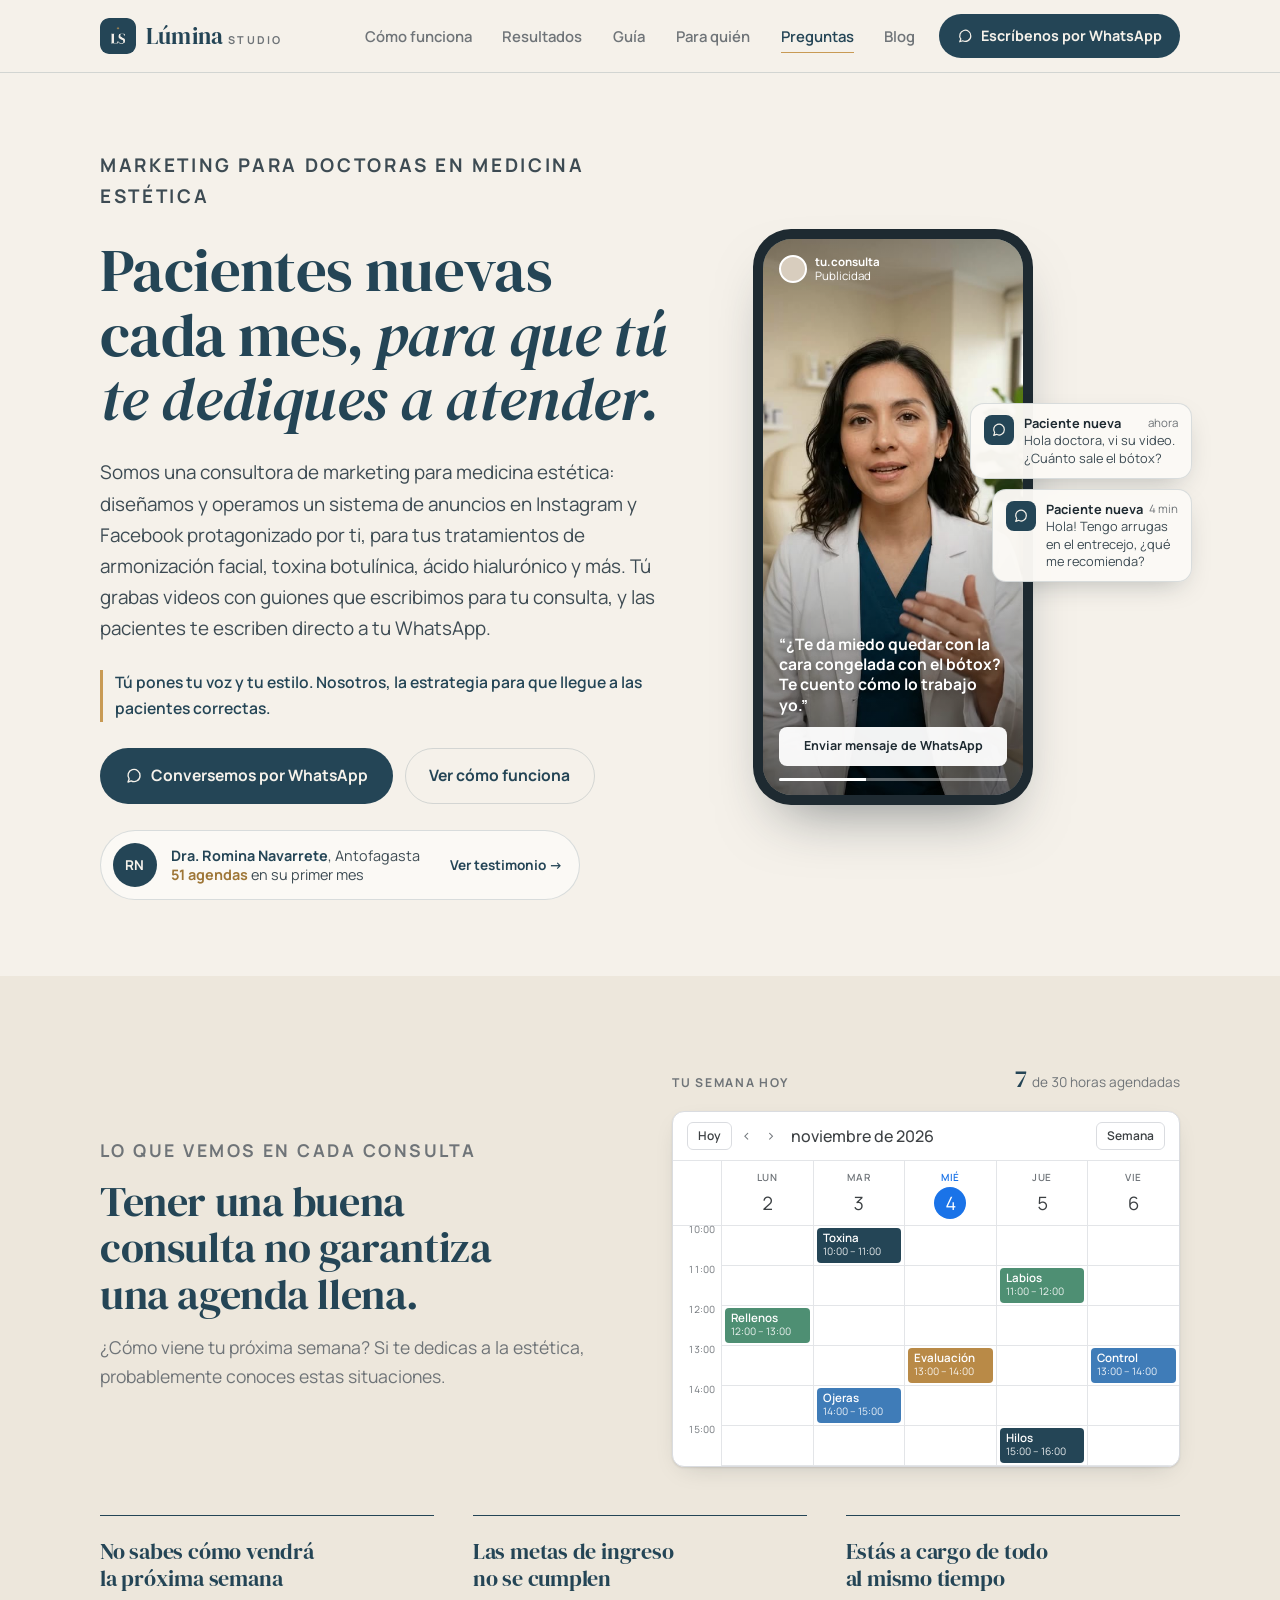
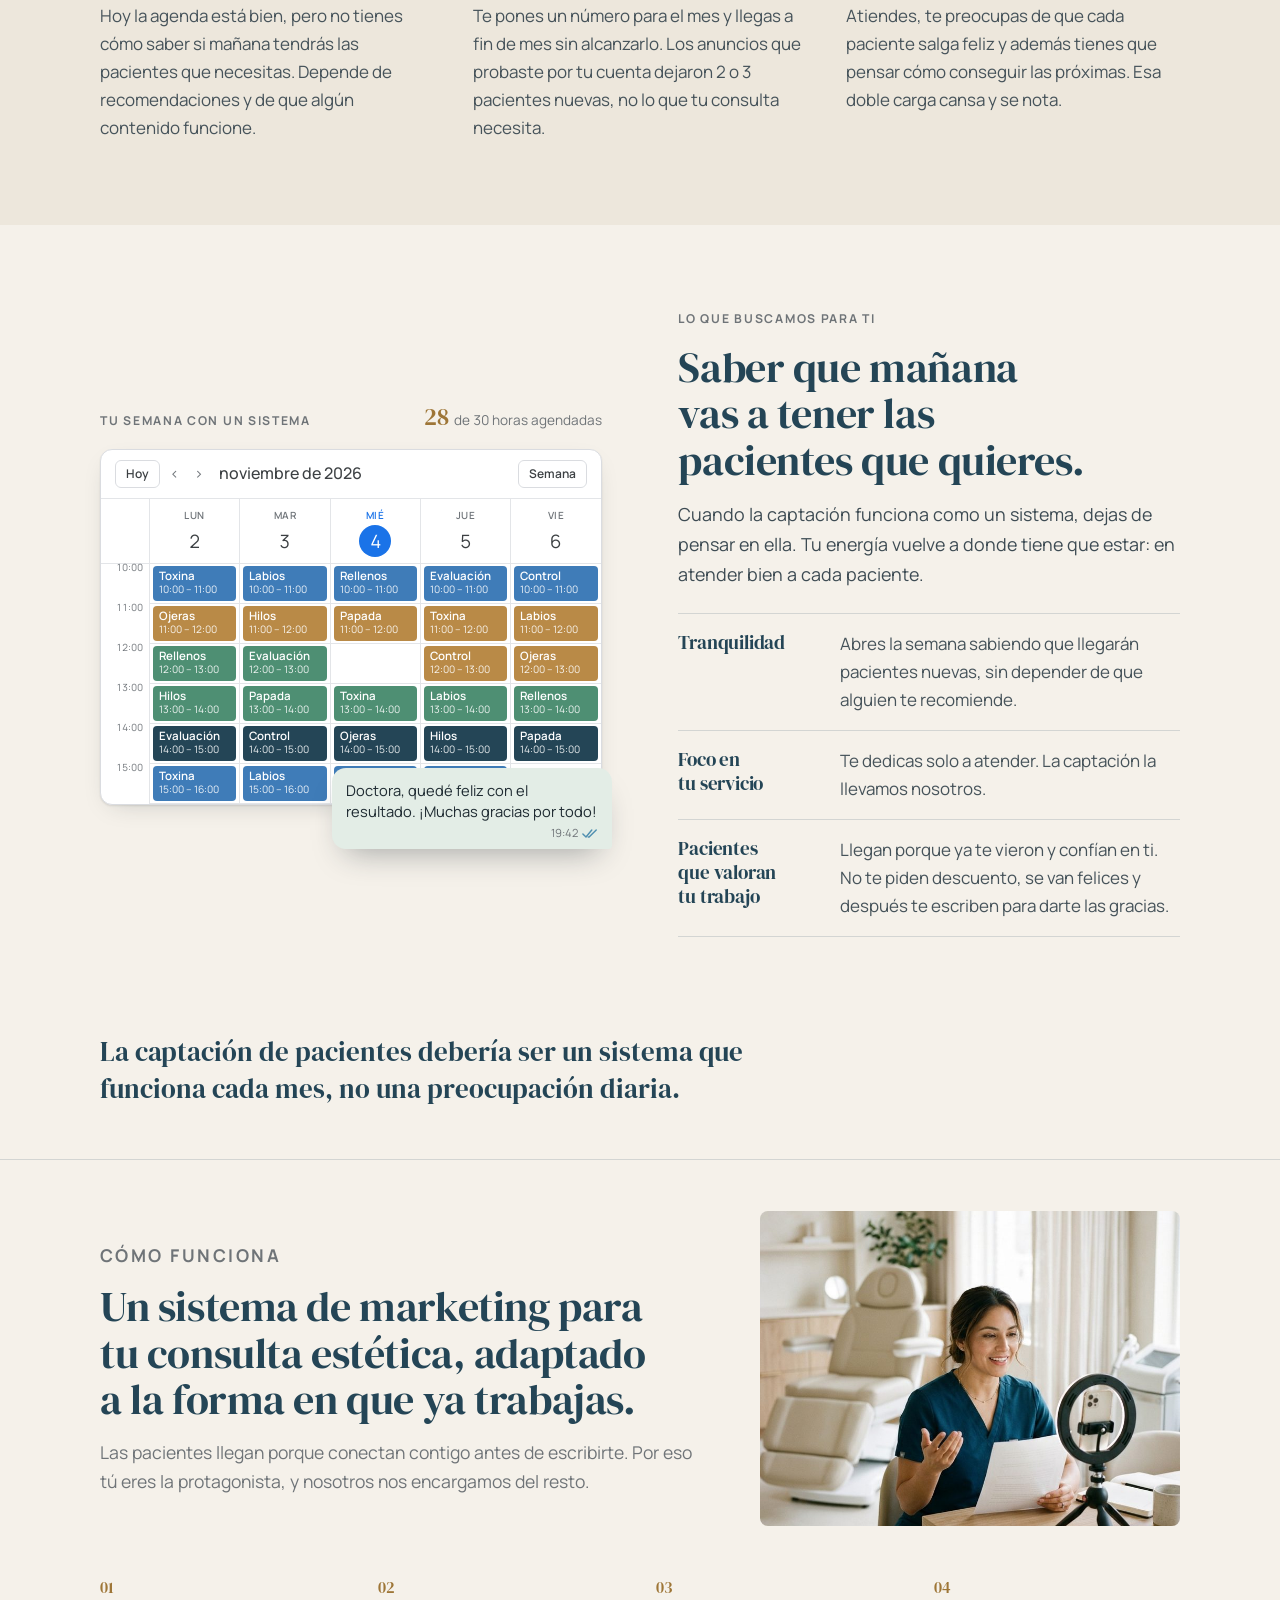
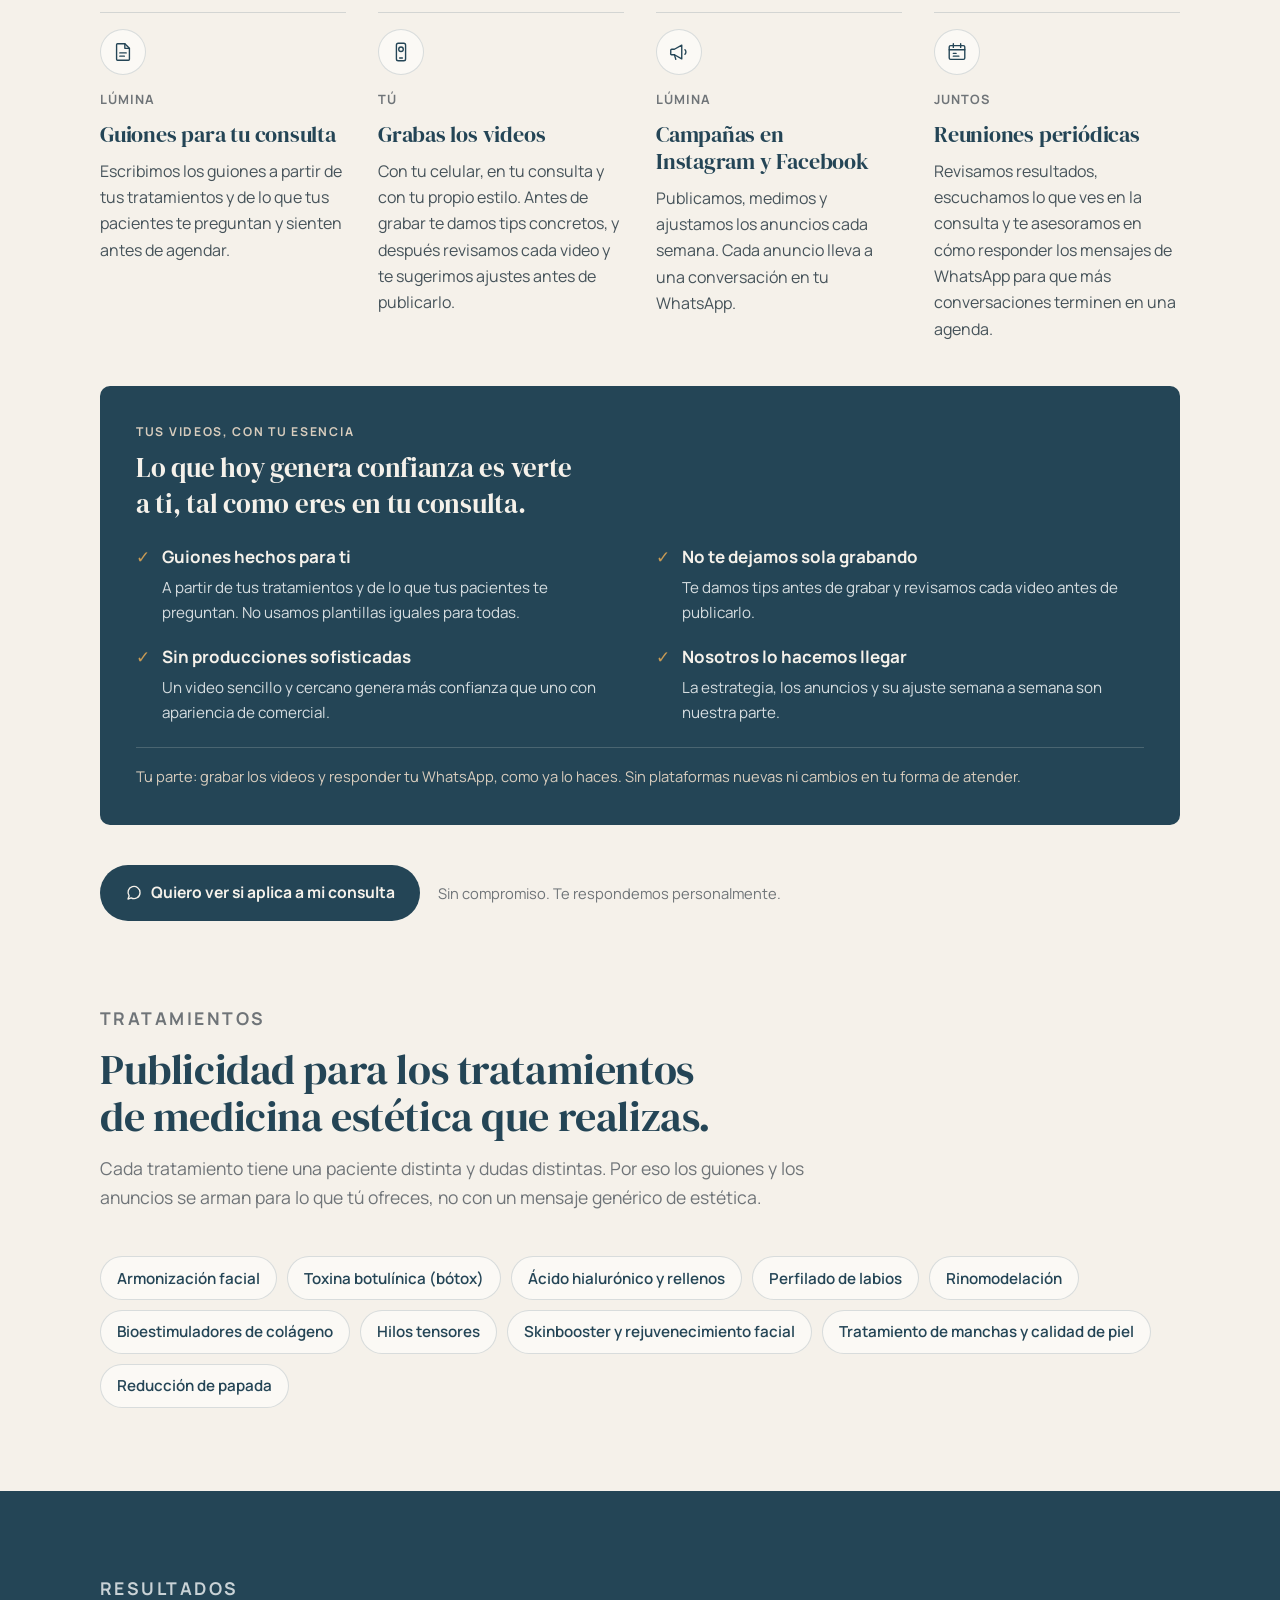
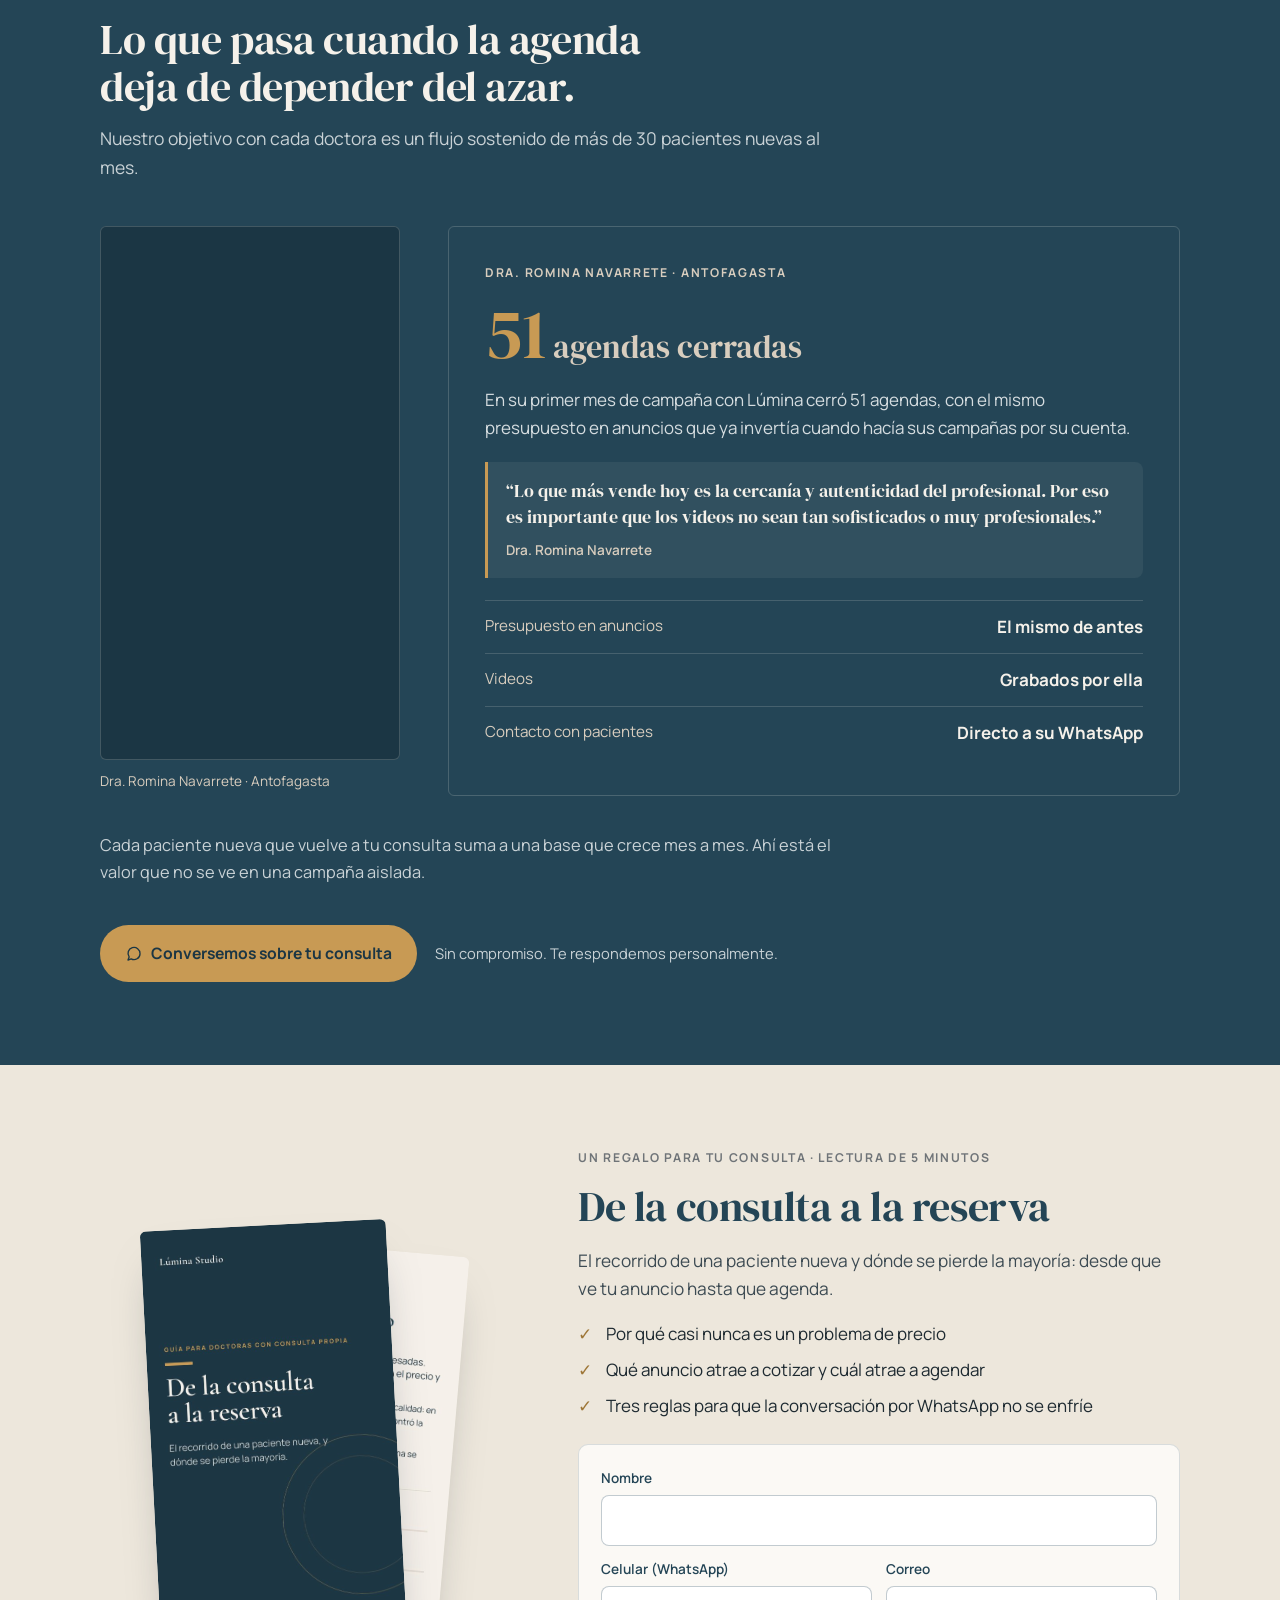
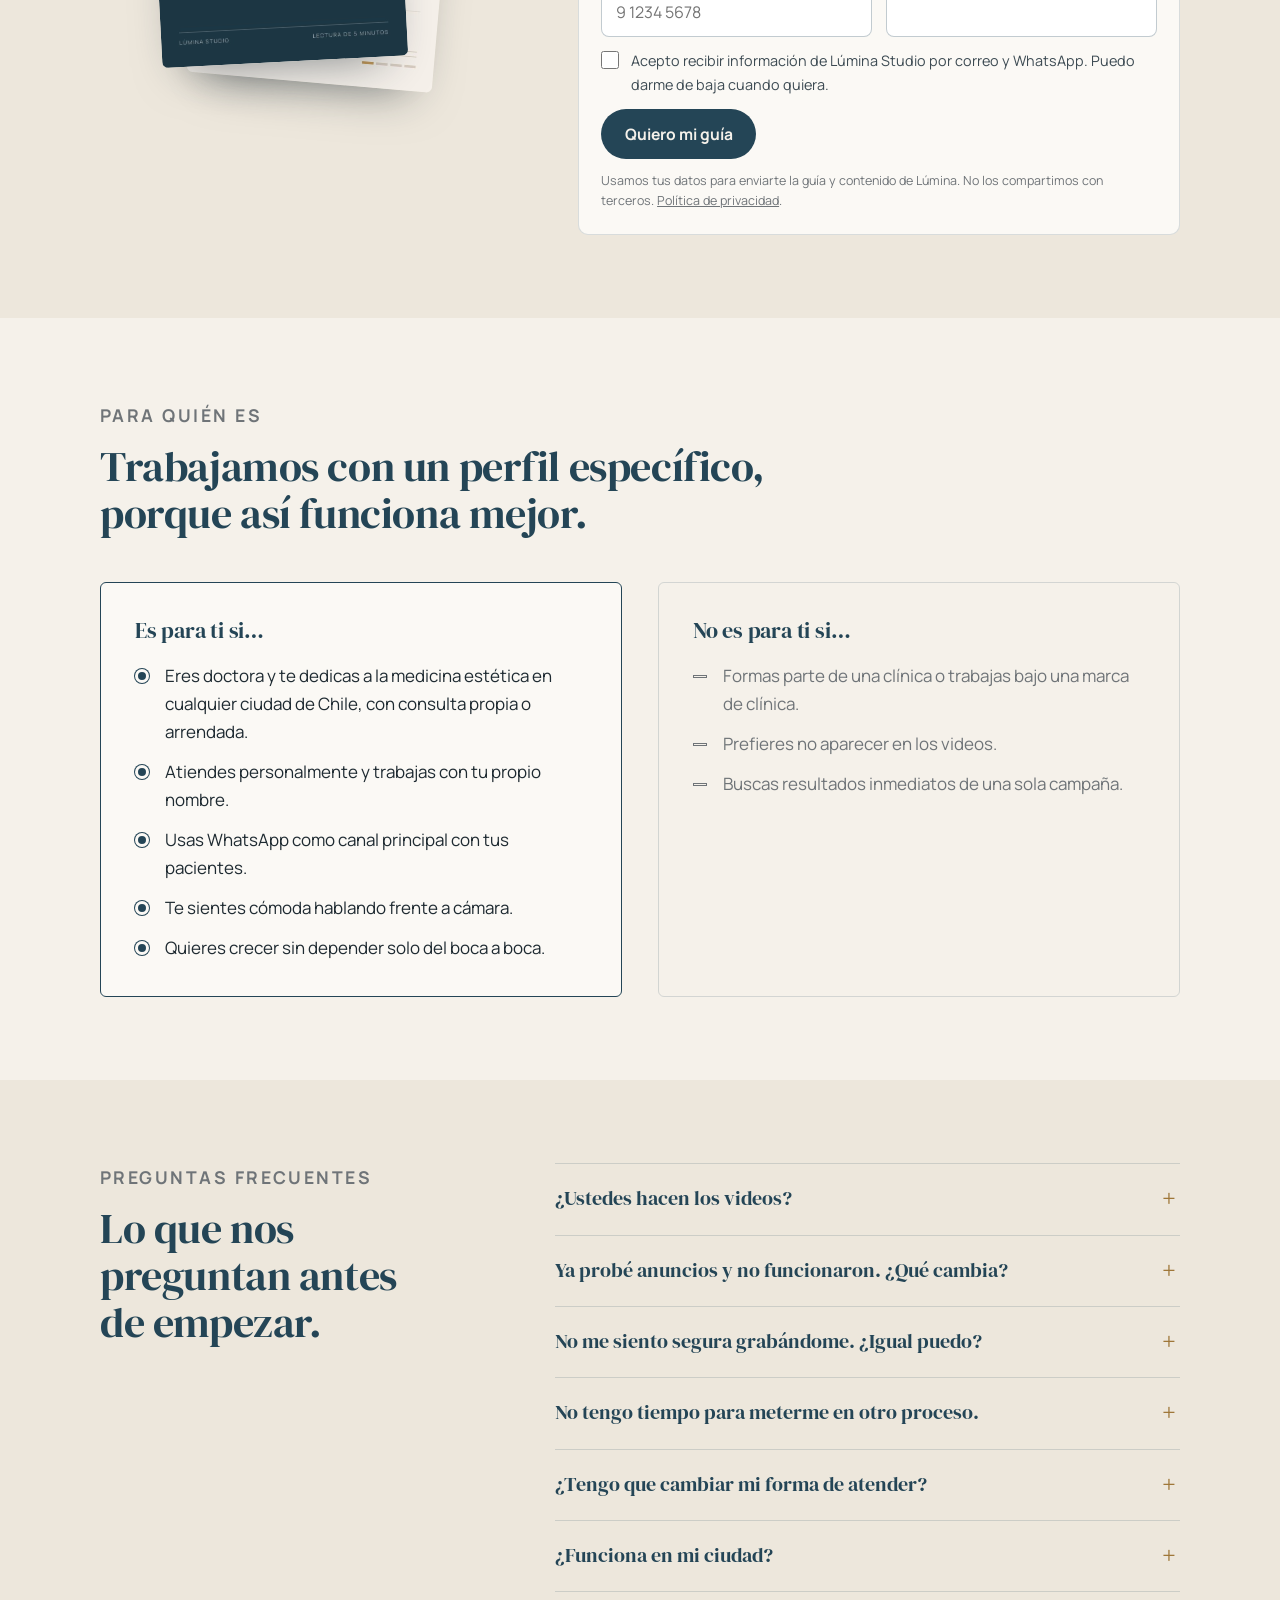
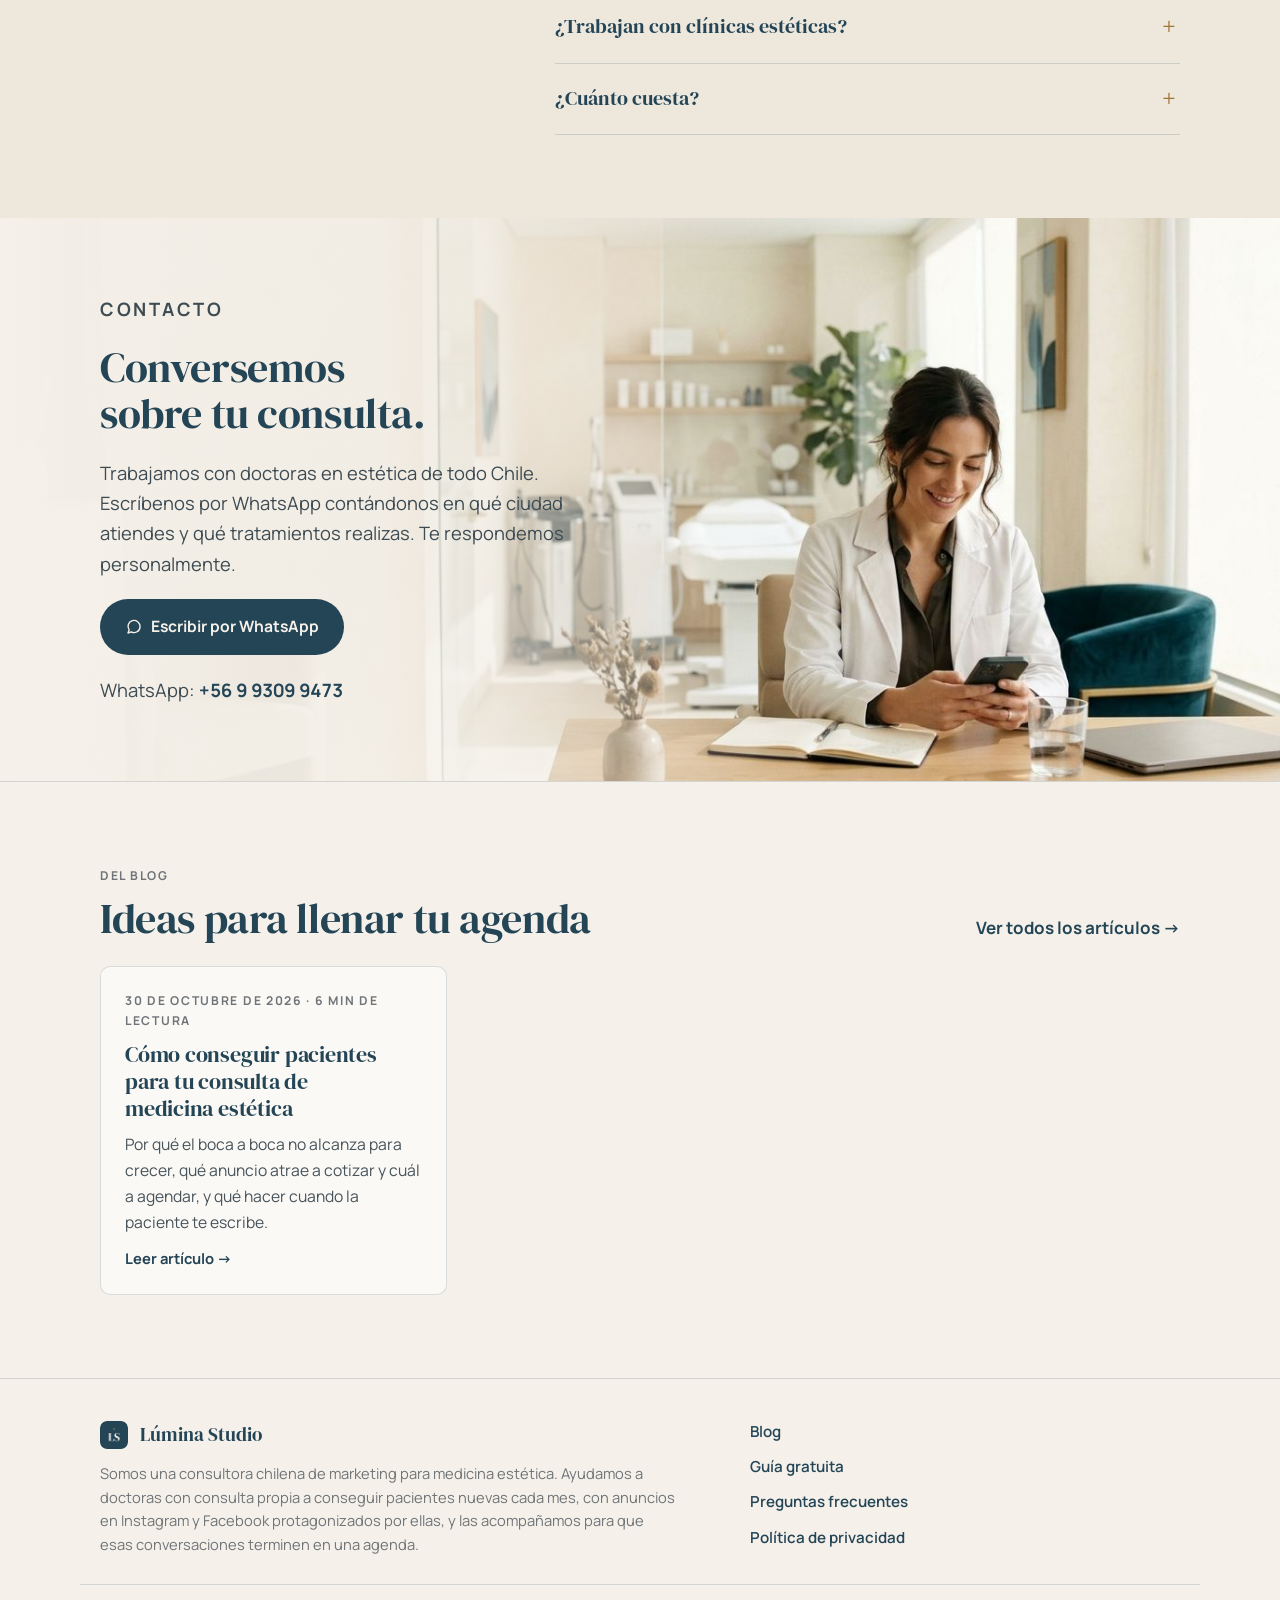
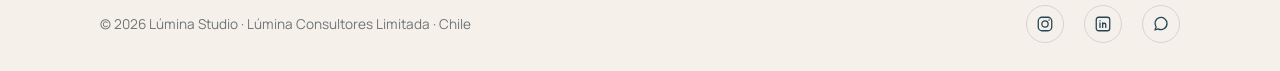
<file: index.html>
<!DOCTYPE html>
<html lang="es-CL">
<head>
  <meta charset="UTF-8">
  <meta name="viewport" content="width=device-width, initial-scale=1.0, viewport-fit=cover">

  <!-- ============================ SEO ============================ -->
  <title>Marketing para medicina estética en Chile | Lúmina Studio</title>
  <meta name="description" content="Anuncios en Instagram y Facebook protagonizados por ti para llenar tu agenda con pacientes nuevas. Para doctoras en estética de todo Chile.">
  <link rel="canonical" href="https://luminaconsultora.cl/">
  <meta name="robots" content="index, follow">
  <meta name="theme-color" content="#244556">
  <meta name="facebook-domain-verification" content="065r3y5yjuwyy8a87h4rlphokc7vou" />
  <link rel="icon" type="image/png" sizes="32x32" href="img/favicon-32.png">
  <link rel="apple-touch-icon" href="img/apple-touch-icon.png">

  <!-- Cómo se ve el link al compartirlo (WhatsApp, Instagram, LinkedIn) -->
  <meta property="og:type" content="website">
  <meta property="og:locale" content="es_CL">
  <meta property="og:site_name" content="Lúmina Studio">
  <meta property="og:url" content="https://luminaconsultora.cl/">
  <meta property="og:title" content="Lúmina Studio | Pacientes nuevas cada mes para tu consulta estética">
  <meta property="og:description" content="Videos protagonizados por ti, anuncios en Instagram y Facebook, y pacientes que te escriben directo a tu WhatsApp.">
  <meta property="og:image" content="https://luminaconsultora.cl/img/compartir-v2.jpg">
  <meta property="og:image:width" content="1200">
  <meta property="og:image:height" content="630">
  <meta property="og:image:alt" content="Doctora en estética revisando en su celular los mensajes de pacientes nuevas">
  <meta name="twitter:card" content="summary_large_image">

  <!-- Datos estructurados para Google -->
  <script type="application/ld+json">
{
  "@context": "https://schema.org",
  "@graph": [
    {
      "@type": "ProfessionalService",
      "@id": "https://luminaconsultora.cl/#empresa",
      "name": "Lúmina Studio",
      "legalName": "Lúmina Consultores Limitada",
      "url": "https://luminaconsultora.cl/",
      "logo": "https://luminaconsultora.cl/img/icono-512.png",
      "image": "https://luminaconsultora.cl/img/compartir-v2.jpg",
      "description": "Consultora de marketing para medicina estética en Chile: captación de pacientes para doctoras con anuncios en Instagram y Facebook que llevan a WhatsApp.",
      "areaServed": {
        "@type": "Country",
        "name": "Chile"
      },
      "serviceType": "Captación de pacientes y publicidad en Instagram y Facebook para doctoras en estética",
      "knowsAbout": [
        "Armonización facial",
        "Toxina botulínica (bótox)",
        "Ácido hialurónico y rellenos",
        "Perfilado de labios",
        "Rinomodelación",
        "Bioestimuladores de colágeno",
        "Hilos tensores",
        "Skinbooster y rejuvenecimiento facial",
        "Tratamiento de manchas y calidad de piel",
        "Reducción de papada"
      ],
      "telephone": "+56993099473",
      "sameAs": [
        "https://www.instagram.com/lumina.studio.pro/",
        "https://www.linkedin.com/company/l%C3%BAmina-studio/"
      ]
    },
    {
      "@type": "WebSite",
      "@id": "https://luminaconsultora.cl/#sitio",
      "name": "Lúmina Studio",
      "url": "https://luminaconsultora.cl/",
      "inLanguage": "es-CL",
      "publisher": {
        "@id": "https://luminaconsultora.cl/#empresa"
      }
    },
    {
      "@type": "FAQPage",
      "mainEntity": [
        {
          "@type": "Question",
          "name": "¿Ustedes hacen los videos?",
          "acceptedAnswer": {
            "@type": "Answer",
            "text": "No. Los videos los grabas tú, con tu celular y en tu consulta, porque lo que hoy genera confianza es verte a ti, tal como eres. Un video demasiado producido parece un comercial, y uno hecho para muchas doctoras a la vez se ve igual a todos. Nosotros escribimos el guion pensando en tus pacientes, te damos tips antes de grabar, revisamos cada video antes de publicarlo y nos encargamos de que llegue a las personas correctas."
          }
        },
        {
          "@type": "Question",
          "name": "Ya probé anuncios y no funcionaron. ¿Qué cambia?",
          "acceptedAnswer": {
            "@type": "Answer",
            "text": "Casi siempre el problema está en el mensaje y en el formato. Trabajamos con videos tuyos y guiones pensados para generar confianza, y cada anuncio lleva a una conversación en tu WhatsApp, no a una página que la paciente abandona. Además ajustamos las campañas cada semana según lo que funciona."
          }
        },
        {
          "@type": "Question",
          "name": "No me siento segura grabándome. ¿Igual puedo?",
          "acceptedAnswer": {
            "@type": "Answer",
            "text": "Te damos el guion y las indicaciones, y los videos se graban con celular en tu consulta. Dicho eso, el sistema funciona porque las pacientes conectan contigo. Si no quieres aparecer en video, este servicio no es el adecuado para ti."
          }
        },
        {
          "@type": "Question",
          "name": "No tengo tiempo para meterme en otro proceso.",
          "acceptedAnswer": {
            "@type": "Answer",
            "text": "Tu parte es grabar los videos y responder los mensajes de WhatsApp como ya lo haces. Nosotros nos encargamos de los guiones, las campañas y su seguimiento. Nos reunimos periódicamente para revisar resultados."
          }
        },
        {
          "@type": "Question",
          "name": "¿Tengo que cambiar mi forma de atender?",
          "acceptedAnswer": {
            "@type": "Answer",
            "text": "No. El sistema se adapta a tu flujo actual: tu agenda, tu WhatsApp y tu forma de cerrar. No instalamos plataformas nuevas."
          }
        },
        {
          "@type": "Question",
          "name": "¿Funciona en mi ciudad?",
          "acceptedAnswer": {
            "@type": "Answer",
            "text": "Sí. Trabajamos con doctoras en estética de todas las ciudades de Chile, desde Arica hasta Punta Arenas. Las campañas se segmentan a las personas que viven cerca de tu consulta, y en la primera conversación revisamos tu ciudad y tus tratamientos para armar la estrategia."
          }
        },
        {
          "@type": "Question",
          "name": "¿Trabajan con clínicas estéticas?",
          "acceptedAnswer": {
            "@type": "Answer",
            "text": "Trabajamos con doctoras que atienden con su propio nombre, en consulta propia o arrendada. Si formas parte de una clínica estética con marca propia, nuestro sistema no es el más adecuado, porque se basa en que las pacientes conecten contigo antes de escribirte."
          }
        },
        {
          "@type": "Question",
          "name": "¿Cuánto cuesta?",
          "acceptedAnswer": {
            "@type": "Answer",
            "text": "El servicio de Lúmina es un plan mensual de $590.000, exento de IVA. La inversión en anuncios va aparte: la pagas directamente a Meta y defines el monto con nosotros según tus objetivos. Por WhatsApp te contamos qué incluye y te mostramos resultados reales antes de que tomes cualquier decisión."
          }
        }
      ]
    }
  ]
}
  </script>

  <!-- Tipografías -->
  <link rel="preconnect" href="https://fonts.googleapis.com">
  <link rel="preconnect" href="https://fonts.gstatic.com" crossorigin>
  <link rel="stylesheet" href="https://fonts.googleapis.com/css2?family=DM+Serif+Display:ital@0;1&family=Manrope:wght@400;500;600;700&display=swap">
  <link rel="stylesheet" href="css/estilos.css?v=39e2a6ac">

  <!-- ===================== Google Analytics ===================== -->
  <script async src="https://www.googletagmanager.com/gtag/js?id=G-0JG1E2X4B7"></script>
  <script>
  window.dataLayer = window.dataLayer || [];
  function gtag(){dataLayer.push(arguments);}
  gtag('js', new Date());
  gtag('config', 'G-0JG1E2X4B7');
  </script>

  <!-- ===================== Píxel de Meta (Lúmina) ===================== -->
  <script>
  !function(f,b,e,v,n,t,s){if(f.fbq)return;n=f.fbq=function(){n.callMethod?
  n.callMethod.apply(n,arguments):n.queue.push(arguments)};if(!f._fbq)f._fbq=n;
  n.push=n;n.loaded=!0;n.version='2.0';n.queue=[];t=b.createElement(e);t.async=!0;
  t.src=v;s=b.getElementsByTagName(e)[0];s.parentNode.insertBefore(t,s)}(window,
  document,'script','https://connect.facebook.net/en_US/fbevents.js');
  fbq('init', '2139043780332712');
  fbq('track', 'PageView');
  </script>
  <noscript><img height="1" width="1" style="display:none" alt=""
  src="https://www.facebook.com/tr?id=2139043780332712&ev=PageView&noscript=1"></noscript>
</head>
<body>

<!-- ============================================================
     ENCABEZADO: logo + menú horizontal centrado + botón WhatsApp.
     En el inicio los enlaces saltan a cada sección; en las demás
     páginas llevan a esa sección del inicio.
     ============================================================ -->
<header class="encabezado">
  <div class="contenedor">
    <a class="logo" href="#inicio" aria-label="Lúmina Studio, ir al inicio">
      <img class="logo-img" src="img/logo.png" alt="" width="36" height="36">
      <span class="logo-texto">Lúmina<span>Studio</span></span>
    </a>
    <nav class="menu" aria-label="Secciones">
      <ul>
        <li><a href="#como-funciona">Cómo funciona</a></li>
        <li><a href="#resultados">Resultados</a></li>
        <li><a href="#guia">Guía</a></li>
        <li><a href="#para-quien">Para quién</a></li>
        <li><a href="#preguntas">Preguntas</a></li>
        <li class="solo-escritorio"><a href="blog/">Blog</a></li>
      </ul>
    </nav>
    <a class="boton boton-principal js-whatsapp" href="https://wa.me/56993099473?text=Hola%2C%20soy%20doctora%20y%20quiero%20saber%20m%C3%A1s%20sobre%20L%C3%BAmina%20Studio.%20Atiendo%20en%20%28ciudad%29%3A" target="_blank" rel="noopener" data-ubicacion="encabezado">
      <svg viewBox="0 0 24 24" fill="none" stroke="currentColor" stroke-width="1.8" stroke-linecap="round" stroke-linejoin="round" aria-hidden="true"><path d="M20 11.5a8 8 0 0 1-11.8 7L4 20l1.5-4.1A8 8 0 1 1 20 11.5Z"/></svg><span><span class="txt-largo">Escríbenos por </span>WhatsApp</span>
    </a>
  </div>
</header>


<main>

  <!-- ============================================================
       HERO
       ============================================================ -->
  <section class="hero" id="inicio">
    <div class="contenedor">
      <div class="hero-texto">
        <p class="etiqueta">Marketing para doctoras en medicina estética</p>
        <h1>Pacientes nuevas cada mes, <em>para que tú te dediques a atender.</em></h1>
        <p class="hero-largo">Somos una consultora de marketing para medicina estética: diseñamos y operamos un sistema de anuncios en Instagram y Facebook protagonizado por ti, para tus tratamientos de armonización facial, toxina botulínica, ácido hialurónico y más. Tú grabas videos con guiones que escribimos para tu consulta, y las pacientes te escriben directo a tu WhatsApp.</p>
        <p class="hero-corto">Tú grabas videos con guiones que escribimos para tu consulta. Nosotros hacemos los anuncios, y las pacientes te escriben directo a tu WhatsApp.</p>
        <p class="hero-esencia">Tú pones tu voz y tu estilo. Nosotros, la estrategia para que llegue a las pacientes correctas.</p>
        <div class="hero-acciones">
          <a class="boton boton-principal js-whatsapp" href="https://wa.me/56993099473?text=Hola%2C%20soy%20doctora%20y%20quiero%20saber%20m%C3%A1s%20sobre%20L%C3%BAmina%20Studio.%20Atiendo%20en%20%28ciudad%29%3A" target="_blank" rel="noopener" data-ubicacion="hero"><svg viewBox="0 0 24 24" fill="none" stroke="currentColor" stroke-width="1.8" stroke-linecap="round" stroke-linejoin="round" aria-hidden="true"><path d="M20 11.5a8 8 0 0 1-11.8 7L4 20l1.5-4.1A8 8 0 1 1 20 11.5Z"/></svg>Conversemos por WhatsApp</a>
          <a class="boton boton-texto" href="#como-funciona">Ver cómo funciona</a>
        </div>
        <a class="prueba" href="#resultados">
          <span class="prueba-avatar" aria-hidden="true">RN</span>
          <span class="prueba-texto"><strong>Dra. Romina Navarrete</strong>, Antofagasta<br><span class="prueba-cifra">51 agendas</span> en su primer mes</span>
          <span class="prueba-link">Ver testimonio <span aria-hidden="true">→</span></span>
        </a>
      </div>

      <!-- Ilustración del sistema: anuncio protagonizado por la doctora + mensajes que llegan -->
      <div class="hero-visual" aria-label="Ilustración: un anuncio en video de la doctora y mensajes de pacientes llegando a su WhatsApp" role="img">
        <div class="telefono">
          <div class="reel">
            <video class="reel-foto" id="reel-video" autoplay muted loop playsinline preload="auto" poster="img/hero-doctora.jpg" width="540" height="960" aria-hidden="true" disablepictureinpicture><source src="img/hero-doctora.mp4" type="video/mp4"></video>
            <div class="reel-capa">
              <div class="reel-cuenta"><span class="reel-avatar"></span><span><b>tu.consulta</b><br>Publicidad</span></div>
              <p class="reel-subtitulo">“¿Te da miedo quedar con la cara congelada con el bótox? Te cuento cómo lo trabajo yo.”</p>
              <div class="reel-boton">Enviar mensaje de WhatsApp</div>
              <div class="reel-progreso"><span></span></div>
            </div>
          </div>
        </div>
        <div class="notis" aria-hidden="true">
          <div class="noti"><span class="noti-icono"><svg viewBox="0 0 24 24" fill="none" stroke="currentColor" stroke-width="1.8" stroke-linecap="round" stroke-linejoin="round" aria-hidden="true"><path d="M20 11.5a8 8 0 0 1-11.8 7L4 20l1.5-4.1A8 8 0 1 1 20 11.5Z"/></svg></span><span><b>Paciente nueva</b><em>ahora</em><br>Hola doctora, vi su video. ¿Cuánto sale el bótox?</span></div>
          <div class="noti"><span class="noti-icono"><svg viewBox="0 0 24 24" fill="none" stroke="currentColor" stroke-width="1.8" stroke-linecap="round" stroke-linejoin="round" aria-hidden="true"><path d="M20 11.5a8 8 0 0 1-11.8 7L4 20l1.5-4.1A8 8 0 1 1 20 11.5Z"/></svg></span><span><b>Paciente nueva</b><em>4 min</em><br>Hola! Tengo arrugas en el entrecejo, ¿qué me recomienda?</span></div>
          <div class="noti"><span class="noti-icono"><svg viewBox="0 0 24 24" fill="none" stroke="currentColor" stroke-width="1.8" stroke-linecap="round" stroke-linejoin="round" aria-hidden="true"><path d="M20 11.5a8 8 0 0 1-11.8 7L4 20l1.5-4.1A8 8 0 1 1 20 11.5Z"/></svg></span><span><b>Paciente nueva</b><em>12 min</em><br>¿Atiende el sábado? Me interesa el tratamiento de labios</span></div>
        </div>
      </div>
    </div>
  </section>

  <!-- ============================================================
       EL PROBLEMA
       ============================================================ -->
  <section class="seccion problema" aria-labelledby="titulo-problema">
    <div class="contenedor">
      <div class="problema-cabeza">
        <div class="seccion-cabeza">
          <p class="etiqueta">Lo que vemos en cada consulta</p>
          <h2 id="titulo-problema">Tener una buena consulta no garantiza una agenda llena.</h2>
          <p>¿Cómo viene tu próxima semana? Si te dedicas a la estética, probablemente conoces estas situaciones.</p>
        </div>
        <figure class="agenda agenda-vacia"><figcaption class="agenda-cabeza"><span class="etiqueta">Tu semana hoy</span><span class="agenda-resumen"><b>7</b> de 30 horas agendadas</span></figcaption><div class="gcal" aria-hidden="true"><div class="gcal-barra"><span class="gcal-hoy">Hoy</span><span class="gcal-flechas">‹ ›</span><span class="gcal-mes">noviembre de 2026</span><span class="gcal-vista">Semana</span></div><div class="gcal-grilla"><div class="gc-esquina"></div><div class="gc-dia"><small>LUN</small><b>2</b></div><div class="gc-dia"><small>MAR</small><b>3</b></div><div class="gc-dia hoy"><small>MIÉ</small><b>4</b></div><div class="gc-dia"><small>JUE</small><b>5</b></div><div class="gc-dia"><small>VIE</small><b>6</b></div><div class="gc-hora">10:00</div><div class="gc-celda"></div><div class="gc-celda"><div class="ev ev-c1"><b>Toxina</b><span>10:00 – 11:00</span></div></div><div class="gc-celda"></div><div class="gc-celda"></div><div class="gc-celda"></div><div class="gc-hora">11:00</div><div class="gc-celda"></div><div class="gc-celda"></div><div class="gc-celda"></div><div class="gc-celda"><div class="ev ev-c2"><b>Labios</b><span>11:00 – 12:00</span></div></div><div class="gc-celda"></div><div class="gc-hora">12:00</div><div class="gc-celda"><div class="ev ev-c2"><b>Rellenos</b><span>12:00 – 13:00</span></div></div><div class="gc-celda"></div><div class="gc-celda"></div><div class="gc-celda"></div><div class="gc-celda"></div><div class="gc-hora">13:00</div><div class="gc-celda"></div><div class="gc-celda"></div><div class="gc-celda"><div class="ev ev-c3"><b>Evaluación</b><span>13:00 – 14:00</span></div></div><div class="gc-celda"></div><div class="gc-celda"><div class="ev ev-c0"><b>Control</b><span>13:00 – 14:00</span></div></div><div class="gc-hora">14:00</div><div class="gc-celda"></div><div class="gc-celda"><div class="ev ev-c0"><b>Ojeras</b><span>14:00 – 15:00</span></div></div><div class="gc-celda"></div><div class="gc-celda"></div><div class="gc-celda"></div><div class="gc-hora">15:00</div><div class="gc-celda"></div><div class="gc-celda"></div><div class="gc-celda"></div><div class="gc-celda"><div class="ev ev-c1"><b>Hilos</b><span>15:00 – 16:00</span></div></div><div class="gc-celda"></div></div></div></figure>
      </div>
      <div class="situaciones">
        <div class="situacion">
          <h3>No sabes cómo vendrá la próxima semana</h3>
          <p>Hoy la agenda está bien, pero no tienes cómo saber si mañana tendrás las pacientes que necesitas. Depende de recomendaciones y de que algún contenido funcione.</p>
        </div>
        <div class="situacion">
          <h3>Las metas de ingreso no se cumplen</h3>
          <p>Te pones un número para el mes y llegas a fin de mes sin alcanzarlo. Los anuncios que probaste por tu cuenta dejaron 2 o 3 pacientes nuevas, no lo que tu consulta necesita.</p>
        </div>
        <div class="situacion">
          <h3>Estás a cargo de todo al mismo tiempo</h3>
          <p>Atiendes, te preocupas de que cada paciente salga feliz y además tienes que pensar cómo conseguir las próximas. Esa doble carga cansa y se nota.</p>
        </div>
      </div>
    </div>
  </section>

  <!-- ============================================================
       EL DESEO: cómo se ve la consulta cuando la captación funciona
       ============================================================ -->
  <section class="seccion deseo" aria-labelledby="titulo-deseo">
    <div class="contenedor">
      <div class="deseo-visual">
        <figure class="agenda agenda-llena"><figcaption class="agenda-cabeza"><span class="etiqueta">Tu semana con un sistema</span><span class="agenda-resumen"><b>28</b> de 30 horas agendadas</span></figcaption><div class="gcal" aria-hidden="true"><div class="gcal-barra"><span class="gcal-hoy">Hoy</span><span class="gcal-flechas">‹ ›</span><span class="gcal-mes">noviembre de 2026</span><span class="gcal-vista">Semana</span></div><div class="gcal-grilla"><div class="gc-esquina"></div><div class="gc-dia"><small>LUN</small><b>2</b></div><div class="gc-dia"><small>MAR</small><b>3</b></div><div class="gc-dia hoy"><small>MIÉ</small><b>4</b></div><div class="gc-dia"><small>JUE</small><b>5</b></div><div class="gc-dia"><small>VIE</small><b>6</b></div><div class="gc-hora">10:00</div><div class="gc-celda"><div class="ev ev-c0"><b>Toxina</b><span>10:00 – 11:00</span></div></div><div class="gc-celda"><div class="ev ev-c0"><b>Labios</b><span>10:00 – 11:00</span></div></div><div class="gc-celda"><div class="ev ev-c0"><b>Rellenos</b><span>10:00 – 11:00</span></div></div><div class="gc-celda"><div class="ev ev-c0"><b>Evaluación</b><span>10:00 – 11:00</span></div></div><div class="gc-celda"><div class="ev ev-c0"><b>Control</b><span>10:00 – 11:00</span></div></div><div class="gc-hora">11:00</div><div class="gc-celda"><div class="ev ev-c3"><b>Ojeras</b><span>11:00 – 12:00</span></div></div><div class="gc-celda"><div class="ev ev-c3"><b>Hilos</b><span>11:00 – 12:00</span></div></div><div class="gc-celda"><div class="ev ev-c3"><b>Papada</b><span>11:00 – 12:00</span></div></div><div class="gc-celda"><div class="ev ev-c3"><b>Toxina</b><span>11:00 – 12:00</span></div></div><div class="gc-celda"><div class="ev ev-c3"><b>Labios</b><span>11:00 – 12:00</span></div></div><div class="gc-hora">12:00</div><div class="gc-celda"><div class="ev ev-c2"><b>Rellenos</b><span>12:00 – 13:00</span></div></div><div class="gc-celda"><div class="ev ev-c2"><b>Evaluación</b><span>12:00 – 13:00</span></div></div><div class="gc-celda"></div><div class="gc-celda"><div class="ev ev-c3"><b>Control</b><span>12:00 – 13:00</span></div></div><div class="gc-celda"><div class="ev ev-c3"><b>Ojeras</b><span>12:00 – 13:00</span></div></div><div class="gc-hora">13:00</div><div class="gc-celda"><div class="ev ev-c2"><b>Hilos</b><span>13:00 – 14:00</span></div></div><div class="gc-celda"><div class="ev ev-c2"><b>Papada</b><span>13:00 – 14:00</span></div></div><div class="gc-celda"><div class="ev ev-c2"><b>Toxina</b><span>13:00 – 14:00</span></div></div><div class="gc-celda"><div class="ev ev-c2"><b>Labios</b><span>13:00 – 14:00</span></div></div><div class="gc-celda"><div class="ev ev-c2"><b>Rellenos</b><span>13:00 – 14:00</span></div></div><div class="gc-hora">14:00</div><div class="gc-celda"><div class="ev ev-c1"><b>Evaluación</b><span>14:00 – 15:00</span></div></div><div class="gc-celda"><div class="ev ev-c1"><b>Control</b><span>14:00 – 15:00</span></div></div><div class="gc-celda"><div class="ev ev-c1"><b>Ojeras</b><span>14:00 – 15:00</span></div></div><div class="gc-celda"><div class="ev ev-c1"><b>Hilos</b><span>14:00 – 15:00</span></div></div><div class="gc-celda"><div class="ev ev-c1"><b>Papada</b><span>14:00 – 15:00</span></div></div><div class="gc-hora">15:00</div><div class="gc-celda"><div class="ev ev-c0"><b>Toxina</b><span>15:00 – 16:00</span></div></div><div class="gc-celda"><div class="ev ev-c0"><b>Labios</b><span>15:00 – 16:00</span></div></div><div class="gc-celda"><div class="ev ev-c0"><b>Rellenos</b><span>15:00 – 16:00</span></div></div><div class="gc-celda"><div class="ev ev-c0"><b>Evaluación</b><span>15:00 – 16:00</span></div></div><div class="gc-celda"></div></div></div></figure>
        <div class="burbuja" role="img" aria-label="Ilustración: mensaje de una paciente agradeciendo a su doctora">
          <p>Doctora, quedé feliz con el resultado. ¡Muchas gracias por todo!</p>
          <span class="burbuja-hora">19:42 <svg viewBox="0 0 18 12" aria-hidden="true"><path d="M1 6.5 4.5 10 11 2M7 10l1 0L16 2" fill="none" stroke="currentColor" stroke-width="1.6" stroke-linecap="round" stroke-linejoin="round"/></svg></span>
        </div>
      </div>
      <div class="deseo-texto">
        <p class="etiqueta">Lo que buscamos para ti</p>
        <h2 id="titulo-deseo">Saber que mañana vas a tener las pacientes que quieres.</h2>
        <p>Cuando la captación funciona como un sistema, dejas de pensar en ella. Tu energía vuelve a donde tiene que estar: en atender bien a cada paciente.</p>
      <ul class="deseo-lista">
        <li>
          <h3>Tranquilidad</h3>
          <p>Abres la semana sabiendo que llegarán pacientes nuevas, sin depender de que alguien te recomiende.</p>
        </li>
        <li>
          <h3>Foco en tu servicio</h3>
          <p>Te dedicas solo a atender. La captación la llevamos nosotros.</p>
        </li>
        <li>
          <h3>Pacientes que valoran tu trabajo</h3>
          <p>Llegan porque ya te vieron y confían en ti. No te piden descuento, se van felices y después te escriben para darte las gracias.</p>
        </li>
      </ul>
      </div>
      <p class="problema-cierre">La captación de pacientes debería ser un sistema que funciona cada mes, no una preocupación diaria.</p>
    </div>
  </section>

  <!-- ============================================================
       CÓMO FUNCIONA (es una secuencia real, por eso va numerada)
       ============================================================ -->
  <section class="seccion" id="como-funciona" aria-labelledby="titulo-como">
    <div class="contenedor">
      <div class="como-cabeza">
        <div class="seccion-cabeza">
          <p class="etiqueta">Cómo funciona</p>
          <h2 id="titulo-como">Un sistema de marketing para tu consulta estética, adaptado a la forma en que ya trabajas.</h2>
          <p>Las pacientes llegan porque conectan contigo antes de escribirte. Por eso tú eres la protagonista, y nosotros nos encargamos del resto.</p>
        </div>
        <figure class="foto-slot" data-slot hidden>
          <img data-opcional src="img/grabando.jpg" alt="Doctora grabando un video para sus anuncios en su consulta" width="800" height="1000">
        </figure>
      </div>
      <ol class="pasos">
        <li class="paso">
          <span class="paso-icono" aria-hidden="true"><svg viewBox="0 0 24 24"><path d="M14 3H6a1 1 0 0 0-1 1v16a1 1 0 0 0 1 1h12a1 1 0 0 0 1-1V8z"/><path d="M14 3v5h5M8.5 13h7M8.5 16.5h5"/></svg></span>
          <span class="quien">Lúmina</span>
          <h3>Guiones para tu consulta</h3>
          <p>Escribimos los guiones a partir de tus tratamientos y de lo que tus pacientes te preguntan y sienten antes de agendar.</p>
        </li>
        <li class="paso">
          <span class="paso-icono" aria-hidden="true"><svg viewBox="0 0 24 24"><rect x="7" y="2.5" width="10" height="19" rx="2"/><circle cx="12" cy="9" r="2.5"/><path d="M10.5 18.5h3"/></svg></span>
          <span class="quien">Tú</span>
          <h3>Grabas los videos</h3>
          <p>Con tu celular, en tu consulta y con tu propio estilo. Antes de grabar te damos tips concretos, y después revisamos cada video y te sugerimos ajustes antes de publicarlo.</p>
        </li>
        <li class="paso">
          <span class="paso-icono" aria-hidden="true"><svg viewBox="0 0 24 24"><path d="M3 13.5V10a1 1 0 0 1 1-1h3l8-4.5v15L7 15H4a1 1 0 0 1-1-1.5Z"/><path d="M7 15l1.5 5M18.5 9.5a3.5 3.5 0 0 1 0 5"/></svg></span>
          <span class="quien">Lúmina</span>
          <h3>Campañas en Instagram y Facebook</h3>
          <p>Publicamos, medimos y ajustamos los anuncios cada semana. Cada anuncio lleva a una conversación en tu WhatsApp.</p>
        </li>
        <li class="paso">
          <span class="paso-icono" aria-hidden="true"><svg viewBox="0 0 24 24"><rect x="3.5" y="5" width="17" height="15" rx="1.5"/><path d="M3.5 9.5h17M8 3v4M16 3v4M8 13.5h3M8 16.5h6"/></svg></span>
          <span class="quien">Juntos</span>
          <h3>Reuniones periódicas</h3>
          <p>Revisamos resultados, escuchamos lo que ves en la consulta y te asesoramos en cómo responder los mensajes de WhatsApp para que más conversaciones terminen en una agenda.</p>
        </li>
      </ol>
      <div class="esencia">
        <div class="esencia-cabeza">
          <p class="etiqueta">Tus videos, con tu esencia</p>
          <h3>Lo que hoy genera confianza es verte a ti, tal como eres en tu consulta.</h3>
        </div>
        <ul class="esencia-lista">
          <li><b>Guiones hechos para ti</b><span>A partir de tus tratamientos y de lo que tus pacientes te preguntan. No usamos plantillas iguales para todas.</span></li>
          <li><b>No te dejamos sola grabando</b><span>Te damos tips antes de grabar y revisamos cada video antes de publicarlo.</span></li>
          <li><b>Sin producciones sofisticadas</b><span>Un video sencillo y cercano genera más confianza que uno con apariencia de comercial.</span></li>
          <li><b>Nosotros lo hacemos llegar</b><span>La estrategia, los anuncios y su ajuste semana a semana son nuestra parte.</span></li>
        </ul>
        <p class="esencia-pie">Tu parte: grabar los videos y responder tu WhatsApp, como ya lo haces. Sin plataformas nuevas ni cambios en tu forma de atender.</p>
      </div>
      <div class="cta-intermedio"><a class="boton boton-principal js-whatsapp" href="https://wa.me/56993099473?text=Hola%2C%20soy%20doctora%20y%20quiero%20saber%20m%C3%A1s%20sobre%20L%C3%BAmina%20Studio.%20Atiendo%20en%20%28ciudad%29%3A" target="_blank" rel="noopener" data-ubicacion="tras-como-funciona"><svg viewBox="0 0 24 24" fill="none" stroke="currentColor" stroke-width="1.8" stroke-linecap="round" stroke-linejoin="round" aria-hidden="true"><path d="M20 11.5a8 8 0 0 1-11.8 7L4 20l1.5-4.1A8 8 0 1 1 20 11.5Z"/></svg>Quiero ver si aplica a mi consulta</a><p>Sin compromiso. Te respondemos personalmente.</p></div>
    </div>
  </section>

  <!-- ============================================================
       TRATAMIENTOS (también ayuda al SEO)
       ============================================================ -->
  <section class="seccion tratamientos" id="tratamientos" aria-labelledby="titulo-tratamientos">
    <div class="contenedor">
      <div class="seccion-cabeza">
        <p class="etiqueta">Tratamientos</p>
        <h2 id="titulo-tratamientos">Publicidad para los tratamientos de medicina estética que realizas.</h2>
        <p>Cada tratamiento tiene una paciente distinta y dudas distintas. Por eso los guiones y los anuncios se arman para lo que tú ofreces, no con un mensaje genérico de estética.</p>
      </div>
      <ul class="lista-tratamientos">
        <li>Armonización facial</li>
        <li>Toxina botulínica (bótox)</li>
        <li>Ácido hialurónico y rellenos</li>
        <li>Perfilado de labios</li>
        <li>Rinomodelación</li>
        <li>Bioestimuladores de colágeno</li>
        <li>Hilos tensores</li>
        <li>Skinbooster y rejuvenecimiento facial</li>
        <li>Tratamiento de manchas y calidad de piel</li>
        <li>Reducción de papada</li>
      </ul>
    </div>
  </section>

  <!-- ============================================================
       RESULTADOS (solo casos reales de clientas)
       ============================================================ -->
  <section class="seccion resultados" id="resultados" aria-labelledby="titulo-resultados">
    <div class="contenedor">
      <div class="seccion-cabeza">
        <p class="etiqueta">Resultados</p>
        <h2 id="titulo-resultados">Lo que pasa cuando la agenda deja de depender del azar.</h2>
        <p>Nuestro objetivo con cada doctora es un flujo sostenido de más de 30 pacientes nuevas al mes.</p>
      </div>
      <div class="resultados-grilla">
      <figure class="video-testimonio">
        <div class="video-marco"><iframe src="https://www.youtube-nocookie.com/embed/yw9X26Ml8X0?rel=0" title="Testimonio de una clienta de Lúmina Studio" loading="lazy" allow="accelerometer; encrypted-media; gyroscope; picture-in-picture" allowfullscreen></iframe></div>
        <figcaption>Dra. Romina Navarrete · Antofagasta</figcaption>
      </figure>
      <div class="casos">
        <article class="caso">
          <p class="etiqueta">Dra. Romina Navarrete · Antofagasta</p>
          <div class="caso-cifra">51<span>agendas cerradas</span></div>
          <p>En su primer mes de campaña con Lúmina cerró 51 agendas, con el mismo presupuesto en anuncios que ya invertía cuando hacía sus campañas por su cuenta.</p>
          <blockquote class="caso-cita">
            <p>“Lo que más vende hoy es la cercanía y autenticidad del profesional. Por eso es importante que los videos no sean tan sofisticados o muy profesionales.”</p>
            <footer>Dra. Romina Navarrete</footer>
          </blockquote>
          <dl class="caso-detalle">
            <div><dt>Presupuesto en anuncios</dt><dd>El mismo de antes</dd></div>
            <div><dt>Videos</dt><dd>Grabados por ella</dd></div>
            <div><dt>Contacto con pacientes</dt><dd>Directo a su WhatsApp</dd></div>
          </dl>
        </article>
      </div>
      </div>
      <p class="resultados-nota">Cada paciente nueva que vuelve a tu consulta suma a una base que crece mes a mes. Ahí está el valor que no se ve en una campaña aislada.</p>
      <div class="cta-intermedio"><a class="boton boton-ambar js-whatsapp" href="https://wa.me/56993099473?text=Hola%2C%20soy%20doctora%20y%20quiero%20saber%20m%C3%A1s%20sobre%20L%C3%BAmina%20Studio.%20Atiendo%20en%20%28ciudad%29%3A" target="_blank" rel="noopener" data-ubicacion="tras-resultados"><svg viewBox="0 0 24 24" fill="none" stroke="currentColor" stroke-width="1.8" stroke-linecap="round" stroke-linejoin="round" aria-hidden="true"><path d="M20 11.5a8 8 0 0 1-11.8 7L4 20l1.5-4.1A8 8 0 1 1 20 11.5Z"/></svg>Conversemos sobre tu consulta</a><p>Sin compromiso. Te respondemos personalmente.</p></div>
    </div>
  </section>

  <!-- ============================================================
       GUÍA GRATUITA: se descarga dejando nombre, teléfono y correo
       ============================================================ -->
  <section class="seccion guia" id="guia" aria-labelledby="titulo-guia">
    <div class="contenedor">
      <div class="guia-visual" aria-hidden="true">
        <img class="guia-pag2" src="img/guia-pagina2.jpg" alt="" width="595" height="1058" loading="lazy">
        <img class="guia-portada" src="img/guia-portada.jpg" alt="" width="595" height="1058" loading="lazy">
      </div>
      <div class="guia-contenido">
        <p class="etiqueta">Un regalo para tu consulta · Lectura de 5 minutos</p>
        <h2 id="titulo-guia">De la consulta a la reserva</h2>
        <p>El recorrido de una paciente nueva y dónde se pierde la mayoría: desde que ve tu anuncio hasta que agenda.</p>
        <ul class="guia-temas">
          <li>Por qué casi nunca es un problema de precio</li>
          <li>Qué anuncio atrae a cotizar y cuál atrae a agendar</li>
          <li>Tres reglas para que la conversación por WhatsApp no se enfríe</li>
        </ul>

        <form class="guia-form" id="guia-form" data-endpoint="https://script.google.com/macros/s/AKfycbxc6oiHgjPfZTwNjb8eUCpg3ZC0GmWRMim1kCEK9vkLaqqiMyUXzaOVmZD4P0SANRkk/exec" novalidate>
          <div class="campo">
            <label for="guia-nombre">Nombre</label>
            <input id="guia-nombre" name="nombre" type="text" autocomplete="name" required>
          </div>
          <div class="campo">
            <label for="guia-telefono">Celular (WhatsApp)</label>
            <input id="guia-telefono" name="telefono" type="tel" autocomplete="tel" inputmode="tel" placeholder="9 1234 5678" required>
          </div>
          <div class="campo">
            <label for="guia-correo">Correo</label>
            <input id="guia-correo" name="correo" type="email" autocomplete="email" required>
          </div>
          <!-- Campo trampa contra spam: las personas no lo ven -->
          <div class="trampa" aria-hidden="true">
            <label for="guia-empresa">Empresa</label>
            <input id="guia-empresa" name="empresa" type="text" tabindex="-1" autocomplete="off">
          </div>
          <label class="acepta" for="guia-acepta">
            <input id="guia-acepta" name="acepta" type="checkbox" value="si" required>
            <span>Acepto recibir información de Lúmina Studio por correo y WhatsApp. Puedo darme de baja cuando quiera.</span>
          </label>
          <p class="guia-error" id="guia-error" role="alert" hidden></p>
          <button class="boton boton-principal" type="submit" id="guia-enviar">Quiero mi guía</button>
          <p class="guia-privacidad">Usamos tus datos para enviarte la guía y contenido de Lúmina. No los compartimos con terceros. <a href="privacidad/">Política de privacidad</a>.</p>
        </form>

        <div class="guia-lista" id="guia-lista" hidden tabindex="-1">
          <p class="guia-lista-titulo">¡Listo! Tu guía está aquí.</p>
          <a class="boton boton-ambar" href="guia/De-la-consulta-a-la-reserva-Lumina.pdf" download id="guia-descarga">Descargar PDF</a>
          <p>Si tienes preguntas después de leerla, escríbenos por WhatsApp.</p>
        </div>
      </div>
    </div>
  </section>

  <!-- ============================================================
       PARA QUIÉN ES
       ============================================================ -->
  <section class="seccion" id="para-quien" aria-labelledby="titulo-quien">
    <div class="contenedor">
      <div class="seccion-cabeza">
        <p class="etiqueta">Para quién es</p>
        <h2 id="titulo-quien">Trabajamos con un perfil específico, porque así funciona mejor.</h2>
      </div>
      <div class="perfil">
        <div class="lista-perfil si">
          <h3>Es para ti si…</h3>
          <ul>
            <li>Eres doctora y te dedicas a la medicina estética en cualquier ciudad de Chile, con consulta propia o arrendada.</li>
            <li>Atiendes personalmente y trabajas con tu propio nombre.</li>
            <li>Usas WhatsApp como canal principal con tus pacientes.</li>
            <li>Te sientes cómoda hablando frente a cámara.</li>
            <li>Quieres crecer sin depender solo del boca a boca.</li>
          </ul>
        </div>
        <div class="lista-perfil no">
          <h3>No es para ti si…</h3>
          <ul>
            <li>Formas parte de una clínica o trabajas bajo una marca de clínica.</li>
            <li>Prefieres no aparecer en los videos.</li>
            <li>Buscas resultados inmediatos de una sola campaña.</li>
          </ul>
        </div>
      </div>
    </div>
  </section>

  <!-- ============================================================
       PREGUNTAS FRECUENTES
       ============================================================ -->
  <section class="seccion preguntas" id="preguntas" aria-labelledby="titulo-preguntas">
    <div class="contenedor">
      <div class="seccion-cabeza">
        <p class="etiqueta">Preguntas frecuentes</p>
        <h2 id="titulo-preguntas">Lo que nos preguntan antes de empezar.</h2>
      </div>
      <div class="faq">
        <details>
          <summary>¿Ustedes hacen los videos?</summary>
          <p>No. Los videos los grabas tú, con tu celular y en tu consulta, porque lo que hoy genera confianza es verte a ti, tal como eres. Un video demasiado producido parece un comercial, y uno hecho para muchas doctoras a la vez se ve igual a todos. Nosotros escribimos el guion pensando en tus pacientes, te damos tips antes de grabar, revisamos cada video antes de publicarlo y nos encargamos de que llegue a las personas correctas.</p>
        </details>
        <details>
          <summary>Ya probé anuncios y no funcionaron. ¿Qué cambia?</summary>
          <p>Casi siempre el problema está en el mensaje y en el formato. Trabajamos con videos tuyos y guiones pensados para generar confianza, y cada anuncio lleva a una conversación en tu WhatsApp, no a una página que la paciente abandona. Además ajustamos las campañas cada semana según lo que funciona.</p>
        </details>
        <details>
          <summary>No me siento segura grabándome. ¿Igual puedo?</summary>
          <p>Te damos el guion y las indicaciones, y los videos se graban con celular en tu consulta. Dicho eso, el sistema funciona porque las pacientes conectan contigo. Si no quieres aparecer en video, este servicio no es el adecuado para ti.</p>
        </details>
        <details>
          <summary>No tengo tiempo para meterme en otro proceso.</summary>
          <p>Tu parte es grabar los videos y responder los mensajes de WhatsApp como ya lo haces. Nosotros nos encargamos de los guiones, las campañas y su seguimiento. Nos reunimos periódicamente para revisar resultados.</p>
        </details>
        <details>
          <summary>¿Tengo que cambiar mi forma de atender?</summary>
          <p>No. El sistema se adapta a tu flujo actual: tu agenda, tu WhatsApp y tu forma de cerrar. No instalamos plataformas nuevas.</p>
        </details>
        <details>
          <summary>¿Funciona en mi ciudad?</summary>
          <p>Sí. Trabajamos con doctoras en estética de todas las ciudades de Chile, desde Arica hasta Punta Arenas. Las campañas se segmentan a las personas que viven cerca de tu consulta, y en la primera conversación revisamos tu ciudad y tus tratamientos para armar la estrategia.</p>
        </details>
        <details>
          <summary>¿Trabajan con clínicas estéticas?</summary>
          <p>Trabajamos con doctoras que atienden con su propio nombre, en consulta propia o arrendada. Si formas parte de una clínica estética con marca propia, nuestro sistema no es el más adecuado, porque se basa en que las pacientes conecten contigo antes de escribirte.</p>
        </details>
        <details>
          <summary>¿Cuánto cuesta?</summary>
          <p>El servicio de Lúmina es un plan mensual de $590.000, exento de IVA. La inversión en anuncios va aparte: la pagas directamente a Meta y defines el monto con nosotros según tus objetivos. Por WhatsApp te contamos qué incluye y te mostramos resultados reales antes de que tomes cualquier decisión.</p>
        </details>
      </div>
    </div>
  </section>

  <!-- ============================================================
       CONTACTO
       ============================================================ -->
  <section class="contacto" id="contacto" aria-labelledby="titulo-contacto">
    <div class="contacto-banner" data-slot hidden>
      <img data-opcional src="img/banner-contacto.jpg" alt="Doctora en estética revisando en su celular los mensajes de pacientes nuevas" width="1376" height="768">
    </div>
    <div class="contenedor contacto-texto">
      <p class="etiqueta">Contacto</p>
      <h2 id="titulo-contacto">Conversemos sobre tu consulta.</h2>
      <p>Trabajamos con doctoras en estética de todo Chile. Escríbenos por WhatsApp contándonos en qué ciudad atiendes y qué tratamientos realizas. Te respondemos personalmente.</p>
      <a class="boton boton-principal js-whatsapp" href="https://wa.me/56993099473?text=Hola%2C%20soy%20doctora%20y%20quiero%20saber%20m%C3%A1s%20sobre%20L%C3%BAmina%20Studio.%20Atiendo%20en%20%28ciudad%29%3A" target="_blank" rel="noopener" data-ubicacion="contacto"><svg viewBox="0 0 24 24" fill="none" stroke="currentColor" stroke-width="1.8" stroke-linecap="round" stroke-linejoin="round" aria-hidden="true"><path d="M20 11.5a8 8 0 0 1-11.8 7L4 20l1.5-4.1A8 8 0 1 1 20 11.5Z"/></svg>Escribir por WhatsApp</a>
      <p class="contacto-dato">WhatsApp: <strong>+56 9 9309 9473</strong></p>
    </div>
  </section>

  <section class="seccion blog-franja" aria-labelledby="titulo-blog">
    <div class="contenedor">
      <div class="blog-franja-cabeza"><div><p class="etiqueta">Del blog</p><h2 id="titulo-blog">Ideas para llenar tu agenda</h2></div><a class="enlace-flecha" href="blog/">Ver todos los artículos <span aria-hidden="true">→</span></a></div>
      <div class="tarjetas-articulos"><a class="tarjeta-articulo" href="blog/como-conseguir-pacientes-medicina-estetica/"><span class="etiqueta">30 de octubre de 2026 · 6 min de lectura</span><h3>Cómo conseguir pacientes para tu consulta de medicina estética</h3><p>Por qué el boca a boca no alcanza para crecer, qué anuncio atrae a cotizar y cuál a agendar, y qué hacer cuando la paciente te escribe.</p><span class="leer">Leer artículo <span aria-hidden="true">→</span></span></a></div>
    </div>
  </section>

</main>

<footer class="pie">
  <div class="contenedor pie-grid">
    <div class="pie-sobre">
      <p class="pie-marca"><img src="img/logo.png" alt="" width="28" height="28"><span>Lúmina Studio</span></p>
      <p>Somos una consultora chilena de marketing para medicina estética. Ayudamos a doctoras con consulta propia a conseguir pacientes nuevas cada mes, con anuncios en Instagram y Facebook protagonizados por ellas, y las acompañamos para que esas conversaciones terminen en una agenda.</p>
    </div>
    <nav class="pie-enlaces" aria-label="Más de Lúmina Studio">
      <a href="blog/">Blog</a>
      <a href="#guia">Guía gratuita</a>
      <a href="#preguntas">Preguntas frecuentes</a>
      <a href="privacidad/">Política de privacidad</a>
    </nav>
  </div>
  <div class="contenedor pie-legal">
    <span>© 2026 Lúmina Studio · Lúmina Consultores Limitada · Chile</span>
    <nav class="redes" aria-label="Redes sociales">
      <a href="https://www.instagram.com/lumina.studio.pro/" target="_blank" rel="noopener" aria-label="Instagram de Lúmina Studio">
        <svg viewBox="0 0 24 24" aria-hidden="true"><rect x="3" y="3" width="18" height="18" rx="5"/><circle cx="12" cy="12" r="4.2"/><circle cx="17.4" cy="6.6" r="1" fill="currentColor" stroke="none"/></svg>
      </a>
      <a href="https://www.linkedin.com/company/l%C3%BAmina-studio/" target="_blank" rel="noopener" aria-label="LinkedIn de Lúmina Studio">
        <svg viewBox="0 0 24 24" aria-hidden="true"><rect x="3" y="3" width="18" height="18" rx="3"/><path d="M8 10.5V16.5M8 7.6v.1M11.5 16.5v-3.4a2.1 2.1 0 0 1 4.2 0v3.4M11.5 10.5v6"/></svg>
      </a>
      <a class="js-whatsapp" href="https://wa.me/56993099473?text=Hola%2C%20soy%20doctora%20y%20quiero%20saber%20m%C3%A1s%20sobre%20L%C3%BAmina%20Studio.%20Atiendo%20en%20%28ciudad%29%3A" target="_blank" rel="noopener" data-ubicacion="pie" aria-label="WhatsApp de Lúmina Studio"><svg viewBox="0 0 24 24" fill="none" stroke="currentColor" stroke-width="1.8" stroke-linecap="round" stroke-linejoin="round" aria-hidden="true"><path d="M20 11.5a8 8 0 0 1-11.8 7L4 20l1.5-4.1A8 8 0 1 1 20 11.5Z"/></svg></a>
    </nav>
  </div>
</footer>

<!-- Barra fija de WhatsApp (solo en celular) -->
<div class="barra-wa">
  <a class="boton boton-principal js-whatsapp" href="https://wa.me/56993099473?text=Hola%2C%20soy%20doctora%20y%20quiero%20saber%20m%C3%A1s%20sobre%20L%C3%BAmina%20Studio.%20Atiendo%20en%20%28ciudad%29%3A" target="_blank" rel="noopener" data-ubicacion="barra-celular"><svg viewBox="0 0 24 24" fill="none" stroke="currentColor" stroke-width="1.8" stroke-linecap="round" stroke-linejoin="round" aria-hidden="true"><path d="M20 11.5a8 8 0 0 1-11.8 7L4 20l1.5-4.1A8 8 0 1 1 20 11.5Z"/></svg>Escribir por WhatsApp</a>
</div>


<script src="js/script.js?v=a2ae5963"></script>
</body>
</html>
</file>
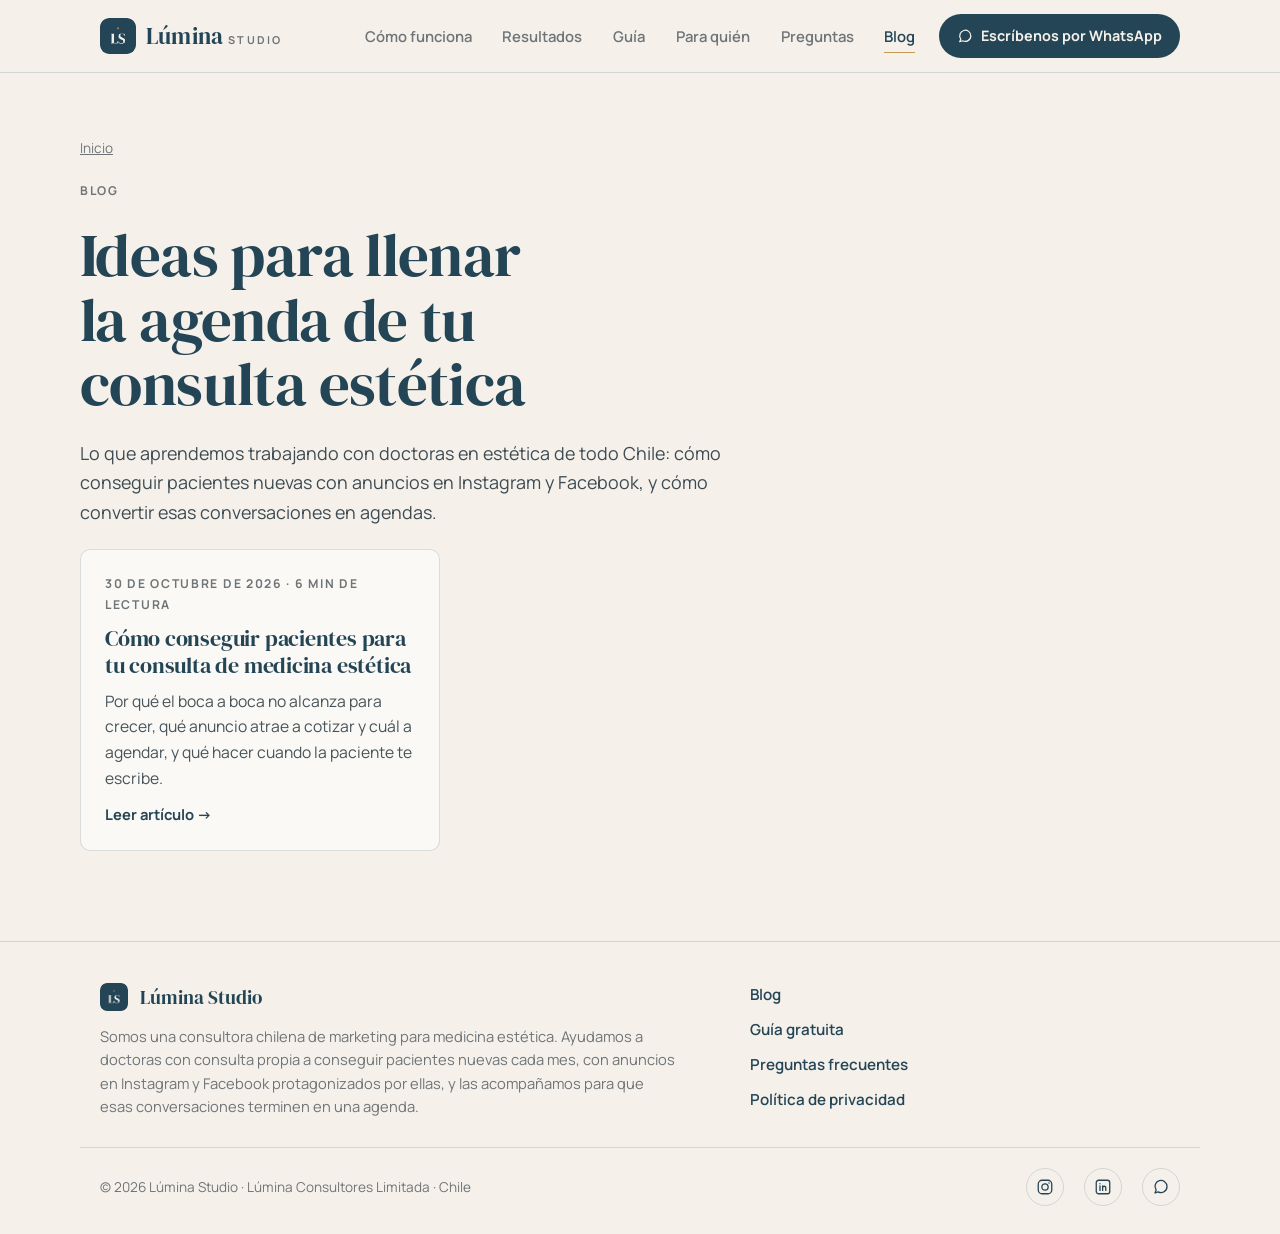
<file: blog/index.html>
<!DOCTYPE html>
<html lang="es-CL">
<head>
  <meta charset="UTF-8">
  <meta name="viewport" content="width=device-width, initial-scale=1.0, viewport-fit=cover">
  <title>Blog de marketing para medicina estética | Lúmina Studio</title>
  <meta name="description" content="Ideas prácticas para conseguir pacientes nuevas en tu consulta de medicina estética: anuncios en Instagram y Facebook, WhatsApp y más.">
  <link rel="canonical" href="https://luminaconsultora.cl/blog/">
  <meta name="robots" content="index, follow">
  <meta name="theme-color" content="#244556">
  <link rel="icon" type="image/png" sizes="32x32" href="/img/favicon-32.png">
  <link rel="apple-touch-icon" href="/img/apple-touch-icon.png">
  <meta property="og:type" content="website">
  <meta property="og:locale" content="es_CL">
  <meta property="og:site_name" content="Lúmina Studio">
  <meta property="og:url" content="https://luminaconsultora.cl/blog/">
  <meta property="og:title" content="Blog de marketing para medicina estética | Lúmina Studio">
  <meta property="og:description" content="Ideas prácticas para conseguir pacientes nuevas en tu consulta de medicina estética: anuncios en Instagram y Facebook, WhatsApp y más.">
  <meta property="og:image" content="https://luminaconsultora.cl/img/compartir-v2.jpg">
  <meta property="og:image:width" content="1200">
  <meta property="og:image:height" content="630">
  <meta name="twitter:card" content="summary_large_image">
  <script type="application/ld+json">
{
  "@context": "https://schema.org",
  "@graph": [
    {
      "@type": "Blog",
      "name": "Blog de Lúmina Studio",
      "url": "https://luminaconsultora.cl/blog/",
      "inLanguage": "es-CL",
      "publisher": {
        "@id": "https://luminaconsultora.cl/#empresa"
      },
      "blogPost": [
        {
          "@type": "BlogPosting",
          "headline": "Cómo conseguir pacientes para tu consulta de medicina estética",
          "url": "https://luminaconsultora.cl/blog/como-conseguir-pacientes-medicina-estetica/",
          "datePublished": "2026-10-30"
        }
      ]
    },
    {
      "@type": "Organization",
      "@id": "https://luminaconsultora.cl/#empresa",
      "name": "Lúmina Studio",
      "url": "https://luminaconsultora.cl/",
      "logo": "https://luminaconsultora.cl/img/icono-512.png",
      "sameAs": [
        "https://www.instagram.com/lumina.studio.pro/",
        "https://www.linkedin.com/company/l%C3%BAmina-studio/"
      ]
    },
    {
      "@type": "BreadcrumbList",
      "itemListElement": [
        {
          "@type": "ListItem",
          "position": 1,
          "name": "Inicio",
          "item": "https://luminaconsultora.cl/"
        },
        {
          "@type": "ListItem",
          "position": 2,
          "name": "Blog",
          "item": "https://luminaconsultora.cl/blog/"
        }
      ]
    }
  ]
}
  </script>
  <!-- Tipografías -->
  <link rel="preconnect" href="https://fonts.googleapis.com">
  <link rel="preconnect" href="https://fonts.gstatic.com" crossorigin>
  <link rel="stylesheet" href="https://fonts.googleapis.com/css2?family=DM+Serif+Display:ital@0;1&family=Manrope:wght@400;500;600;700&display=swap">
    <link rel="stylesheet" href="/css/estilos.css?v=39e2a6ac">
  <!-- ===================== Google Analytics ===================== -->
  <script async src="https://www.googletagmanager.com/gtag/js?id=G-0JG1E2X4B7"></script>
  <script>
  window.dataLayer = window.dataLayer || [];
  function gtag(){dataLayer.push(arguments);}
  gtag('js', new Date());
  gtag('config', 'G-0JG1E2X4B7');
  </script>

  <!-- ===================== Píxel de Meta (Lúmina) ===================== -->
  <script>
  !function(f,b,e,v,n,t,s){if(f.fbq)return;n=f.fbq=function(){n.callMethod?
  n.callMethod.apply(n,arguments):n.queue.push(arguments)};if(!f._fbq)f._fbq=n;
  n.push=n;n.loaded=!0;n.version='2.0';n.queue=[];t=b.createElement(e);t.async=!0;
  t.src=v;s=b.getElementsByTagName(e)[0];s.parentNode.insertBefore(t,s)}(window,
  document,'script','https://connect.facebook.net/en_US/fbevents.js');
  fbq('init', '2139043780332712');
  fbq('track', 'PageView');
  </script>
  <noscript><img height="1" width="1" style="display:none" alt=""
  src="https://www.facebook.com/tr?id=2139043780332712&ev=PageView&noscript=1"></noscript>
</head>
<body>
<!-- ============================================================
     ENCABEZADO: logo + menú horizontal centrado + botón WhatsApp.
     En el inicio los enlaces saltan a cada sección; en las demás
     páginas llevan a esa sección del inicio.
     ============================================================ -->
<header class="encabezado">
  <div class="contenedor">
    <a class="logo" href="/#inicio" aria-label="Lúmina Studio, ir al inicio">
      <img class="logo-img" src="/img/logo.png" alt="" width="36" height="36">
      <span class="logo-texto">Lúmina<span>Studio</span></span>
    </a>
    <nav class="menu" aria-label="Secciones">
      <ul>
        <li><a href="/#como-funciona">Cómo funciona</a></li>
        <li><a href="/#resultados">Resultados</a></li>
        <li><a href="/#guia">Guía</a></li>
        <li><a href="/#para-quien">Para quién</a></li>
        <li><a href="/#preguntas">Preguntas</a></li>
        <li class="solo-escritorio"><a href="/blog/" class="activo" aria-current="page">Blog</a></li>
      </ul>
    </nav>
    <a class="boton boton-principal js-whatsapp" href="https://wa.me/56993099473?text=Hola%2C%20soy%20doctora%20y%20quiero%20saber%20m%C3%A1s%20sobre%20L%C3%BAmina%20Studio.%20Atiendo%20en%20%28ciudad%29%3A" target="_blank" rel="noopener" data-ubicacion="encabezado">
      <svg viewBox="0 0 24 24" fill="none" stroke="currentColor" stroke-width="1.8" stroke-linecap="round" stroke-linejoin="round" aria-hidden="true"><path d="M20 11.5a8 8 0 0 1-11.8 7L4 20l1.5-4.1A8 8 0 1 1 20 11.5Z"/></svg><span><span class="txt-largo">Escríbenos por </span>WhatsApp</span>
    </a>
  </div>
</header>

<main class="pagina">
    <section class="blog-indice">
      <nav class="migas" aria-label="Ruta"><a href="/">Inicio</a></nav>
      <p class="etiqueta">Blog</p>
      <h1>Ideas para llenar la agenda de tu consulta estética</h1>
      <p class="blog-intro">Lo que aprendemos trabajando con doctoras en estética de todo Chile: cómo conseguir pacientes nuevas con anuncios en Instagram y Facebook, y cómo convertir esas conversaciones en agendas.</p>
      <div class="tarjetas-articulos"><a class="tarjeta-articulo" href="/blog/como-conseguir-pacientes-medicina-estetica/"><span class="etiqueta">30 de octubre de 2026 · 6 min de lectura</span><h2>Cómo conseguir pacientes para tu consulta de medicina estética</h2><p>Por qué el boca a boca no alcanza para crecer, qué anuncio atrae a cotizar y cuál a agendar, y qué hacer cuando la paciente te escribe.</p><span class="leer">Leer artículo <span aria-hidden="true">→</span></span></a></div>
    </section>
  </main>
<footer class="pie">
  <div class="contenedor pie-grid">
    <div class="pie-sobre">
      <p class="pie-marca"><img src="/img/logo.png" alt="" width="28" height="28"><span>Lúmina Studio</span></p>
      <p>Somos una consultora chilena de marketing para medicina estética. Ayudamos a doctoras con consulta propia a conseguir pacientes nuevas cada mes, con anuncios en Instagram y Facebook protagonizados por ellas, y las acompañamos para que esas conversaciones terminen en una agenda.</p>
    </div>
    <nav class="pie-enlaces" aria-label="Más de Lúmina Studio">
      <a href="/blog/">Blog</a>
      <a href="/#guia">Guía gratuita</a>
      <a href="/#preguntas">Preguntas frecuentes</a>
      <a href="/privacidad/">Política de privacidad</a>
    </nav>
  </div>
  <div class="contenedor pie-legal">
    <span>© 2026 Lúmina Studio · Lúmina Consultores Limitada · Chile</span>
    <nav class="redes" aria-label="Redes sociales">
      <a href="https://www.instagram.com/lumina.studio.pro/" target="_blank" rel="noopener" aria-label="Instagram de Lúmina Studio">
        <svg viewBox="0 0 24 24" aria-hidden="true"><rect x="3" y="3" width="18" height="18" rx="5"/><circle cx="12" cy="12" r="4.2"/><circle cx="17.4" cy="6.6" r="1" fill="currentColor" stroke="none"/></svg>
      </a>
      <a href="https://www.linkedin.com/company/l%C3%BAmina-studio/" target="_blank" rel="noopener" aria-label="LinkedIn de Lúmina Studio">
        <svg viewBox="0 0 24 24" aria-hidden="true"><rect x="3" y="3" width="18" height="18" rx="3"/><path d="M8 10.5V16.5M8 7.6v.1M11.5 16.5v-3.4a2.1 2.1 0 0 1 4.2 0v3.4M11.5 10.5v6"/></svg>
      </a>
      <a class="js-whatsapp" href="https://wa.me/56993099473?text=Hola%2C%20soy%20doctora%20y%20quiero%20saber%20m%C3%A1s%20sobre%20L%C3%BAmina%20Studio.%20Atiendo%20en%20%28ciudad%29%3A" target="_blank" rel="noopener" data-ubicacion="pie" aria-label="WhatsApp de Lúmina Studio"><svg viewBox="0 0 24 24" fill="none" stroke="currentColor" stroke-width="1.8" stroke-linecap="round" stroke-linejoin="round" aria-hidden="true"><path d="M20 11.5a8 8 0 0 1-11.8 7L4 20l1.5-4.1A8 8 0 1 1 20 11.5Z"/></svg></a>
    </nav>
  </div>
</footer>

<!-- Barra fija de WhatsApp (solo en celular) -->
<div class="barra-wa">
  <a class="boton boton-principal js-whatsapp" href="https://wa.me/56993099473?text=Hola%2C%20soy%20doctora%20y%20quiero%20saber%20m%C3%A1s%20sobre%20L%C3%BAmina%20Studio.%20Atiendo%20en%20%28ciudad%29%3A" target="_blank" rel="noopener" data-ubicacion="barra-celular"><svg viewBox="0 0 24 24" fill="none" stroke="currentColor" stroke-width="1.8" stroke-linecap="round" stroke-linejoin="round" aria-hidden="true"><path d="M20 11.5a8 8 0 0 1-11.8 7L4 20l1.5-4.1A8 8 0 1 1 20 11.5Z"/></svg>Escribir por WhatsApp</a>
</div>

<script src="/js/script.js?v=a2ae5963"></script>
</body>
</html>
</file>
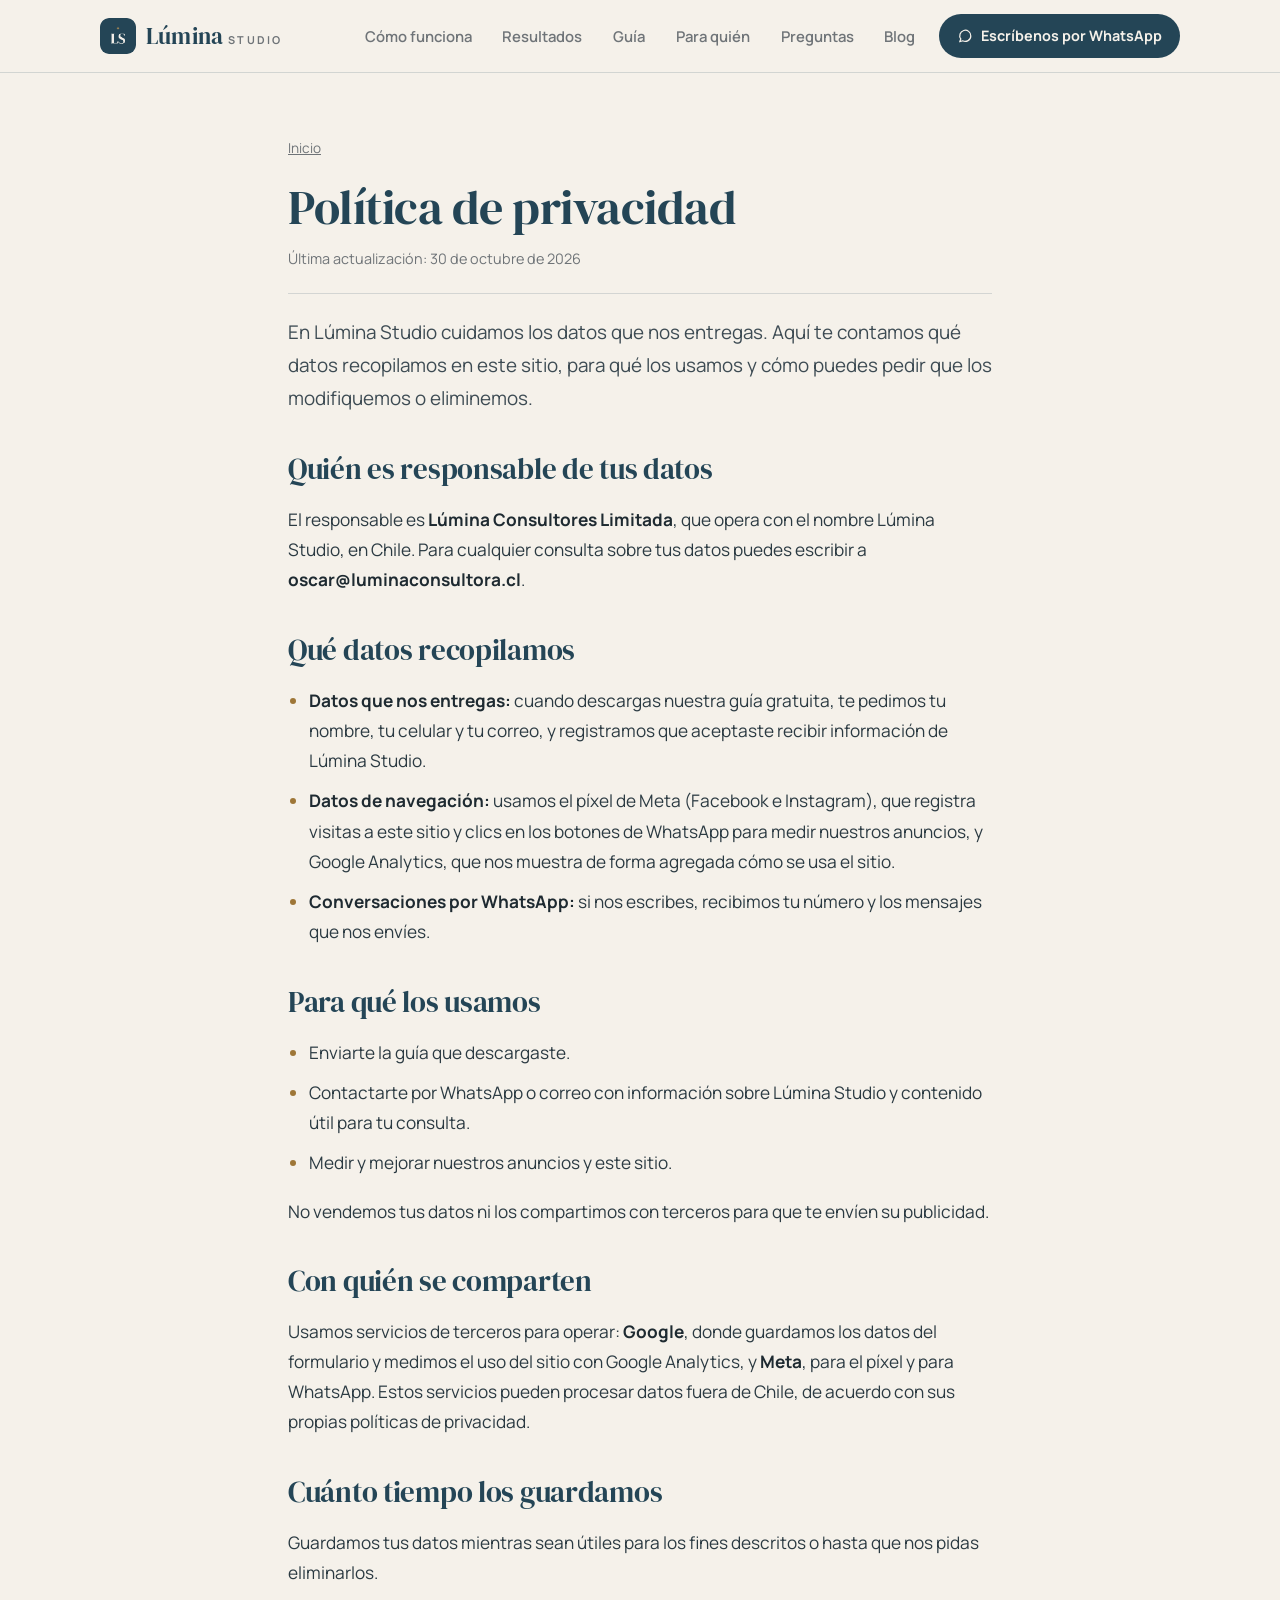
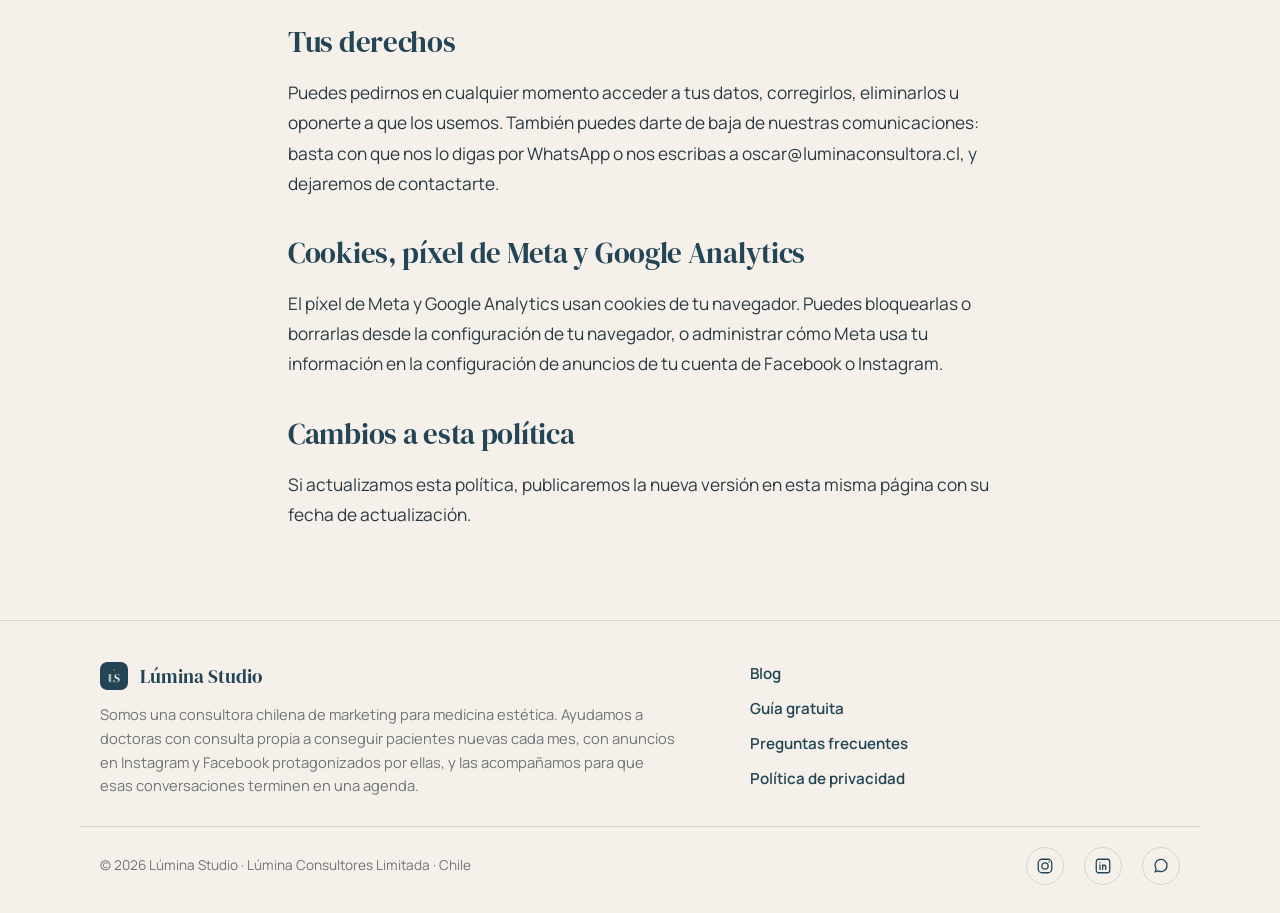
<file: privacidad/index.html>
<!DOCTYPE html>
<html lang="es-CL">
<head>
  <meta charset="UTF-8">
  <meta name="viewport" content="width=device-width, initial-scale=1.0, viewport-fit=cover">
  <title>Política de privacidad | Lúmina Studio</title>
  <meta name="description" content="Cómo Lúmina Studio recopila, usa y protege los datos que entregas en luminaconsultora.cl, y cómo ejercer tus derechos.">
  <link rel="canonical" href="https://luminaconsultora.cl/privacidad/">
  <meta name="robots" content="index, follow">
  <meta name="theme-color" content="#244556">
  <link rel="icon" type="image/png" sizes="32x32" href="/img/favicon-32.png">
  <link rel="apple-touch-icon" href="/img/apple-touch-icon.png">
  <meta property="og:type" content="website">
  <meta property="og:locale" content="es_CL">
  <meta property="og:site_name" content="Lúmina Studio">
  <meta property="og:url" content="https://luminaconsultora.cl/privacidad/">
  <meta property="og:title" content="Política de privacidad | Lúmina Studio">
  <meta property="og:description" content="Cómo Lúmina Studio recopila, usa y protege los datos que entregas en luminaconsultora.cl, y cómo ejercer tus derechos.">
  <meta property="og:image" content="https://luminaconsultora.cl/img/compartir-v2.jpg">
  <meta property="og:image:width" content="1200">
  <meta property="og:image:height" content="630">
  <meta name="twitter:card" content="summary_large_image">
  <script type="application/ld+json">
{
  "@context": "https://schema.org",
  "@graph": [
    {
      "@type": "Organization",
      "@id": "https://luminaconsultora.cl/#empresa",
      "name": "Lúmina Studio",
      "url": "https://luminaconsultora.cl/",
      "logo": "https://luminaconsultora.cl/img/icono-512.png",
      "sameAs": [
        "https://www.instagram.com/lumina.studio.pro/",
        "https://www.linkedin.com/company/l%C3%BAmina-studio/"
      ]
    },
    {
      "@type": "BreadcrumbList",
      "itemListElement": [
        {
          "@type": "ListItem",
          "position": 1,
          "name": "Inicio",
          "item": "https://luminaconsultora.cl/"
        },
        {
          "@type": "ListItem",
          "position": 2,
          "name": "Política de privacidad",
          "item": "https://luminaconsultora.cl/privacidad/"
        }
      ]
    }
  ]
}
  </script>
  <!-- Tipografías -->
  <link rel="preconnect" href="https://fonts.googleapis.com">
  <link rel="preconnect" href="https://fonts.gstatic.com" crossorigin>
  <link rel="stylesheet" href="https://fonts.googleapis.com/css2?family=DM+Serif+Display:ital@0;1&family=Manrope:wght@400;500;600;700&display=swap">
    <link rel="stylesheet" href="/css/estilos.css?v=39e2a6ac">
  <!-- ===================== Google Analytics ===================== -->
  <script async src="https://www.googletagmanager.com/gtag/js?id=G-0JG1E2X4B7"></script>
  <script>
  window.dataLayer = window.dataLayer || [];
  function gtag(){dataLayer.push(arguments);}
  gtag('js', new Date());
  gtag('config', 'G-0JG1E2X4B7');
  </script>

  <!-- ===================== Píxel de Meta (Lúmina) ===================== -->
  <script>
  !function(f,b,e,v,n,t,s){if(f.fbq)return;n=f.fbq=function(){n.callMethod?
  n.callMethod.apply(n,arguments):n.queue.push(arguments)};if(!f._fbq)f._fbq=n;
  n.push=n;n.loaded=!0;n.version='2.0';n.queue=[];t=b.createElement(e);t.async=!0;
  t.src=v;s=b.getElementsByTagName(e)[0];s.parentNode.insertBefore(t,s)}(window,
  document,'script','https://connect.facebook.net/en_US/fbevents.js');
  fbq('init', '2139043780332712');
  fbq('track', 'PageView');
  </script>
  <noscript><img height="1" width="1" style="display:none" alt=""
  src="https://www.facebook.com/tr?id=2139043780332712&ev=PageView&noscript=1"></noscript>
</head>
<body>
<!-- ============================================================
     ENCABEZADO: logo + menú horizontal centrado + botón WhatsApp.
     En el inicio los enlaces saltan a cada sección; en las demás
     páginas llevan a esa sección del inicio.
     ============================================================ -->
<header class="encabezado">
  <div class="contenedor">
    <a class="logo" href="/#inicio" aria-label="Lúmina Studio, ir al inicio">
      <img class="logo-img" src="/img/logo.png" alt="" width="36" height="36">
      <span class="logo-texto">Lúmina<span>Studio</span></span>
    </a>
    <nav class="menu" aria-label="Secciones">
      <ul>
        <li><a href="/#como-funciona">Cómo funciona</a></li>
        <li><a href="/#resultados">Resultados</a></li>
        <li><a href="/#guia">Guía</a></li>
        <li><a href="/#para-quien">Para quién</a></li>
        <li><a href="/#preguntas">Preguntas</a></li>
        <li class="solo-escritorio"><a href="/blog/">Blog</a></li>
      </ul>
    </nav>
    <a class="boton boton-principal js-whatsapp" href="https://wa.me/56993099473?text=Hola%2C%20soy%20doctora%20y%20quiero%20saber%20m%C3%A1s%20sobre%20L%C3%BAmina%20Studio.%20Atiendo%20en%20%28ciudad%29%3A" target="_blank" rel="noopener" data-ubicacion="encabezado">
      <svg viewBox="0 0 24 24" fill="none" stroke="currentColor" stroke-width="1.8" stroke-linecap="round" stroke-linejoin="round" aria-hidden="true"><path d="M20 11.5a8 8 0 0 1-11.8 7L4 20l1.5-4.1A8 8 0 1 1 20 11.5Z"/></svg><span><span class="txt-largo">Escríbenos por </span>WhatsApp</span>
    </a>
  </div>
</header>

<main class="pagina">
    <article class="articulo">
      <nav class="migas" aria-label="Ruta"><a href="/">Inicio</a></nav>
      <header class="articulo-cabeza">
        <h1>Política de privacidad</h1>
        <p class="articulo-meta">Última actualización: 30 de octubre de 2026</p>
      </header>
      <div class="articulo-cuerpo"><p class="articulo-intro">En Lúmina Studio cuidamos los datos que nos entregas. Aquí te contamos qué datos recopilamos en este sitio, para qué los usamos y cómo puedes pedir que los modifiquemos o eliminemos.</p>

<h2>Quién es responsable de tus datos</h2>
<p>El responsable es <strong>Lúmina Consultores Limitada</strong>, que opera con el nombre Lúmina Studio, en Chile. Para cualquier consulta sobre tus datos puedes escribir a <strong>oscar@luminaconsultora.cl</strong>.</p>

<h2>Qué datos recopilamos</h2>
<ul>
  <li><strong>Datos que nos entregas:</strong> cuando descargas nuestra guía gratuita, te pedimos tu nombre, tu celular y tu correo, y registramos que aceptaste recibir información de Lúmina Studio.</li>
  <li><strong>Datos de navegación:</strong> usamos el píxel de Meta (Facebook e Instagram), que registra visitas a este sitio y clics en los botones de WhatsApp para medir nuestros anuncios, y Google Analytics, que nos muestra de forma agregada cómo se usa el sitio.</li>
  <li><strong>Conversaciones por WhatsApp:</strong> si nos escribes, recibimos tu número y los mensajes que nos envíes.</li>
</ul>

<h2>Para qué los usamos</h2>
<ul>
  <li>Enviarte la guía que descargaste.</li>
  <li>Contactarte por WhatsApp o correo con información sobre Lúmina Studio y contenido útil para tu consulta.</li>
  <li>Medir y mejorar nuestros anuncios y este sitio.</li>
</ul>
<p>No vendemos tus datos ni los compartimos con terceros para que te envíen su publicidad.</p>

<h2>Con quién se comparten</h2>
<p>Usamos servicios de terceros para operar: <strong>Google</strong>, donde guardamos los datos del formulario y medimos el uso del sitio con Google Analytics, y <strong>Meta</strong>, para el píxel y para WhatsApp. Estos servicios pueden procesar datos fuera de Chile, de acuerdo con sus propias políticas de privacidad.</p>

<h2>Cuánto tiempo los guardamos</h2>
<p>Guardamos tus datos mientras sean útiles para los fines descritos o hasta que nos pidas eliminarlos.</p>

<h2>Tus derechos</h2>
<p>Puedes pedirnos en cualquier momento acceder a tus datos, corregirlos, eliminarlos u oponerte a que los usemos. También puedes darte de baja de nuestras comunicaciones: basta con que nos lo digas por WhatsApp o nos escribas a oscar@luminaconsultora.cl, y dejaremos de contactarte.</p>

<h2>Cookies, píxel de Meta y Google Analytics</h2>
<p>El píxel de Meta y Google Analytics usan cookies de tu navegador. Puedes bloquearlas o borrarlas desde la configuración de tu navegador, o administrar cómo Meta usa tu información en la configuración de anuncios de tu cuenta de Facebook o Instagram.</p>

<h2>Cambios a esta política</h2>
<p>Si actualizamos esta política, publicaremos la nueva versión en esta misma página con su fecha de actualización.</p>
</div>
    </article>
  </main>
<footer class="pie">
  <div class="contenedor pie-grid">
    <div class="pie-sobre">
      <p class="pie-marca"><img src="/img/logo.png" alt="" width="28" height="28"><span>Lúmina Studio</span></p>
      <p>Somos una consultora chilena de marketing para medicina estética. Ayudamos a doctoras con consulta propia a conseguir pacientes nuevas cada mes, con anuncios en Instagram y Facebook protagonizados por ellas, y las acompañamos para que esas conversaciones terminen en una agenda.</p>
    </div>
    <nav class="pie-enlaces" aria-label="Más de Lúmina Studio">
      <a href="/blog/">Blog</a>
      <a href="/#guia">Guía gratuita</a>
      <a href="/#preguntas">Preguntas frecuentes</a>
      <a href="/privacidad/">Política de privacidad</a>
    </nav>
  </div>
  <div class="contenedor pie-legal">
    <span>© 2026 Lúmina Studio · Lúmina Consultores Limitada · Chile</span>
    <nav class="redes" aria-label="Redes sociales">
      <a href="https://www.instagram.com/lumina.studio.pro/" target="_blank" rel="noopener" aria-label="Instagram de Lúmina Studio">
        <svg viewBox="0 0 24 24" aria-hidden="true"><rect x="3" y="3" width="18" height="18" rx="5"/><circle cx="12" cy="12" r="4.2"/><circle cx="17.4" cy="6.6" r="1" fill="currentColor" stroke="none"/></svg>
      </a>
      <a href="https://www.linkedin.com/company/l%C3%BAmina-studio/" target="_blank" rel="noopener" aria-label="LinkedIn de Lúmina Studio">
        <svg viewBox="0 0 24 24" aria-hidden="true"><rect x="3" y="3" width="18" height="18" rx="3"/><path d="M8 10.5V16.5M8 7.6v.1M11.5 16.5v-3.4a2.1 2.1 0 0 1 4.2 0v3.4M11.5 10.5v6"/></svg>
      </a>
      <a class="js-whatsapp" href="https://wa.me/56993099473?text=Hola%2C%20soy%20doctora%20y%20quiero%20saber%20m%C3%A1s%20sobre%20L%C3%BAmina%20Studio.%20Atiendo%20en%20%28ciudad%29%3A" target="_blank" rel="noopener" data-ubicacion="pie" aria-label="WhatsApp de Lúmina Studio"><svg viewBox="0 0 24 24" fill="none" stroke="currentColor" stroke-width="1.8" stroke-linecap="round" stroke-linejoin="round" aria-hidden="true"><path d="M20 11.5a8 8 0 0 1-11.8 7L4 20l1.5-4.1A8 8 0 1 1 20 11.5Z"/></svg></a>
    </nav>
  </div>
</footer>

<!-- Barra fija de WhatsApp (solo en celular) -->
<div class="barra-wa">
  <a class="boton boton-principal js-whatsapp" href="https://wa.me/56993099473?text=Hola%2C%20soy%20doctora%20y%20quiero%20saber%20m%C3%A1s%20sobre%20L%C3%BAmina%20Studio.%20Atiendo%20en%20%28ciudad%29%3A" target="_blank" rel="noopener" data-ubicacion="barra-celular"><svg viewBox="0 0 24 24" fill="none" stroke="currentColor" stroke-width="1.8" stroke-linecap="round" stroke-linejoin="round" aria-hidden="true"><path d="M20 11.5a8 8 0 0 1-11.8 7L4 20l1.5-4.1A8 8 0 1 1 20 11.5Z"/></svg>Escribir por WhatsApp</a>
</div>

<script src="/js/script.js?v=a2ae5963"></script>
</body>
</html>
</file>
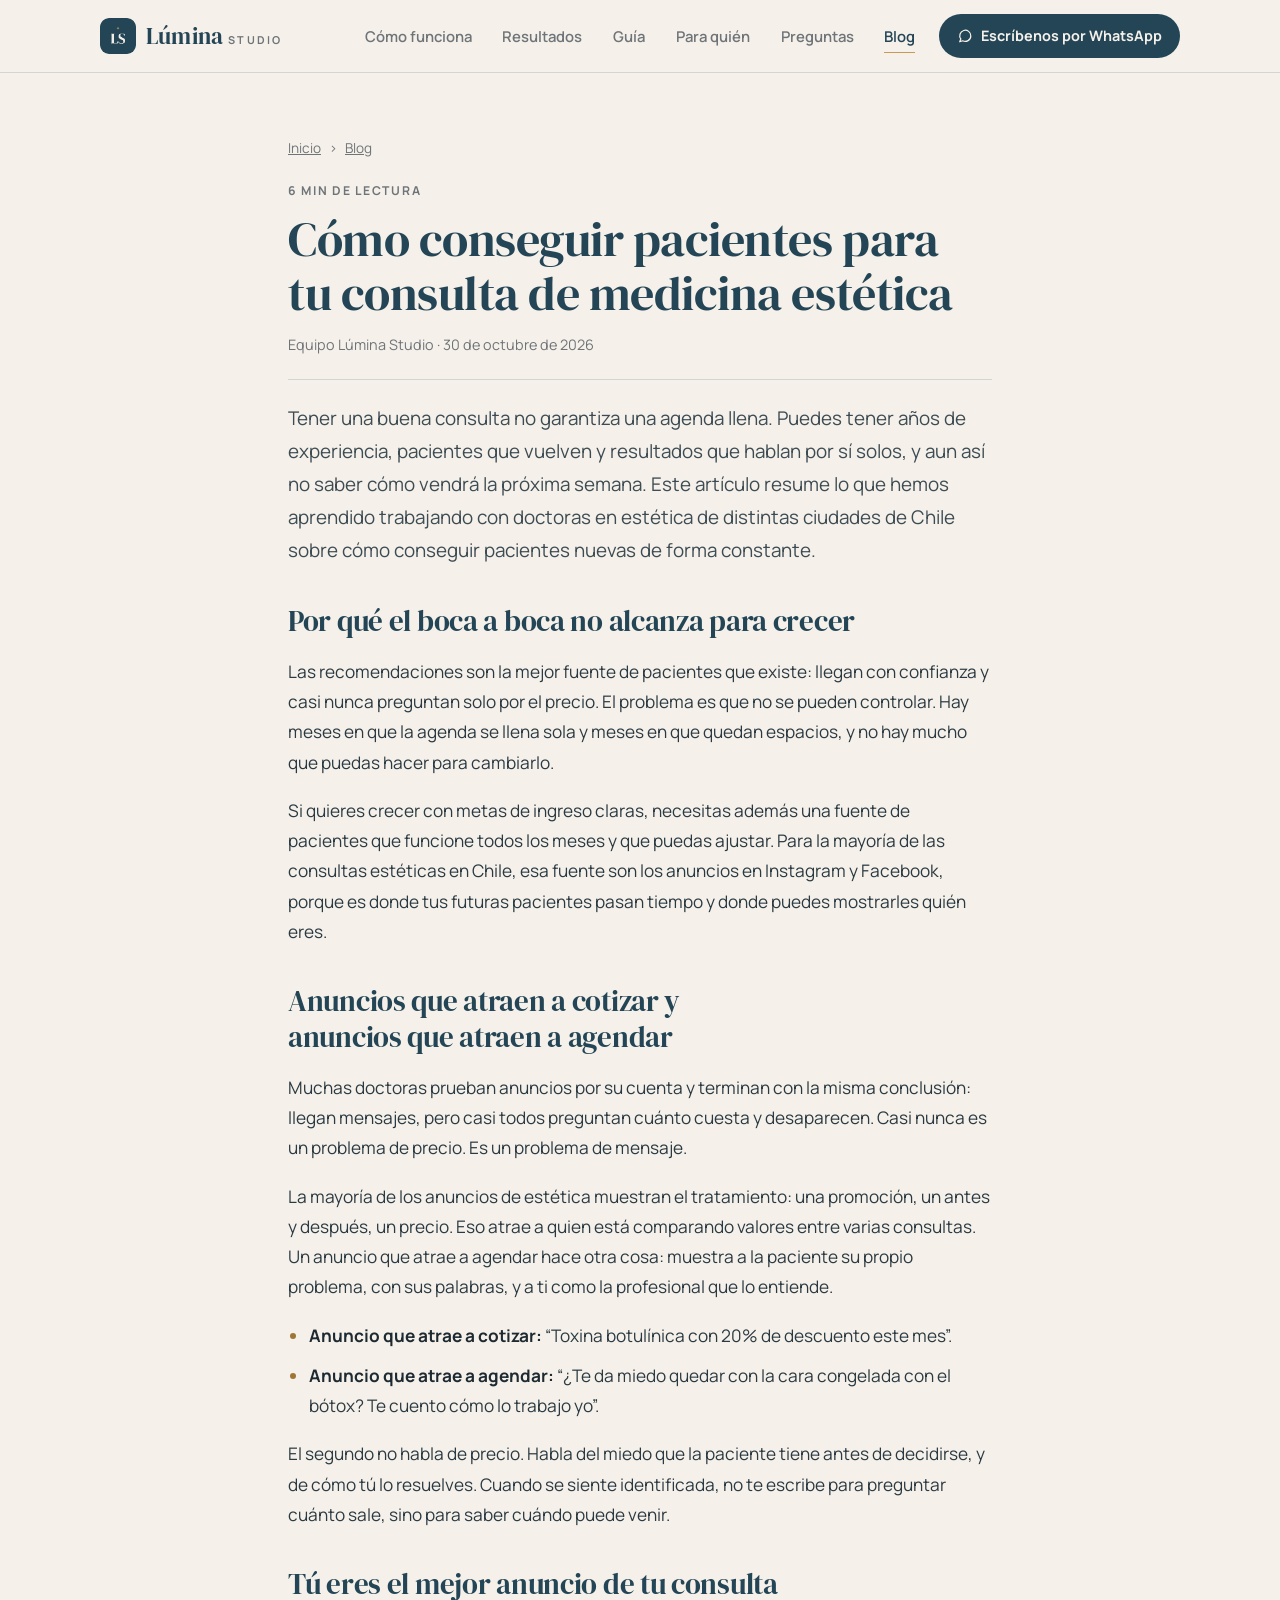
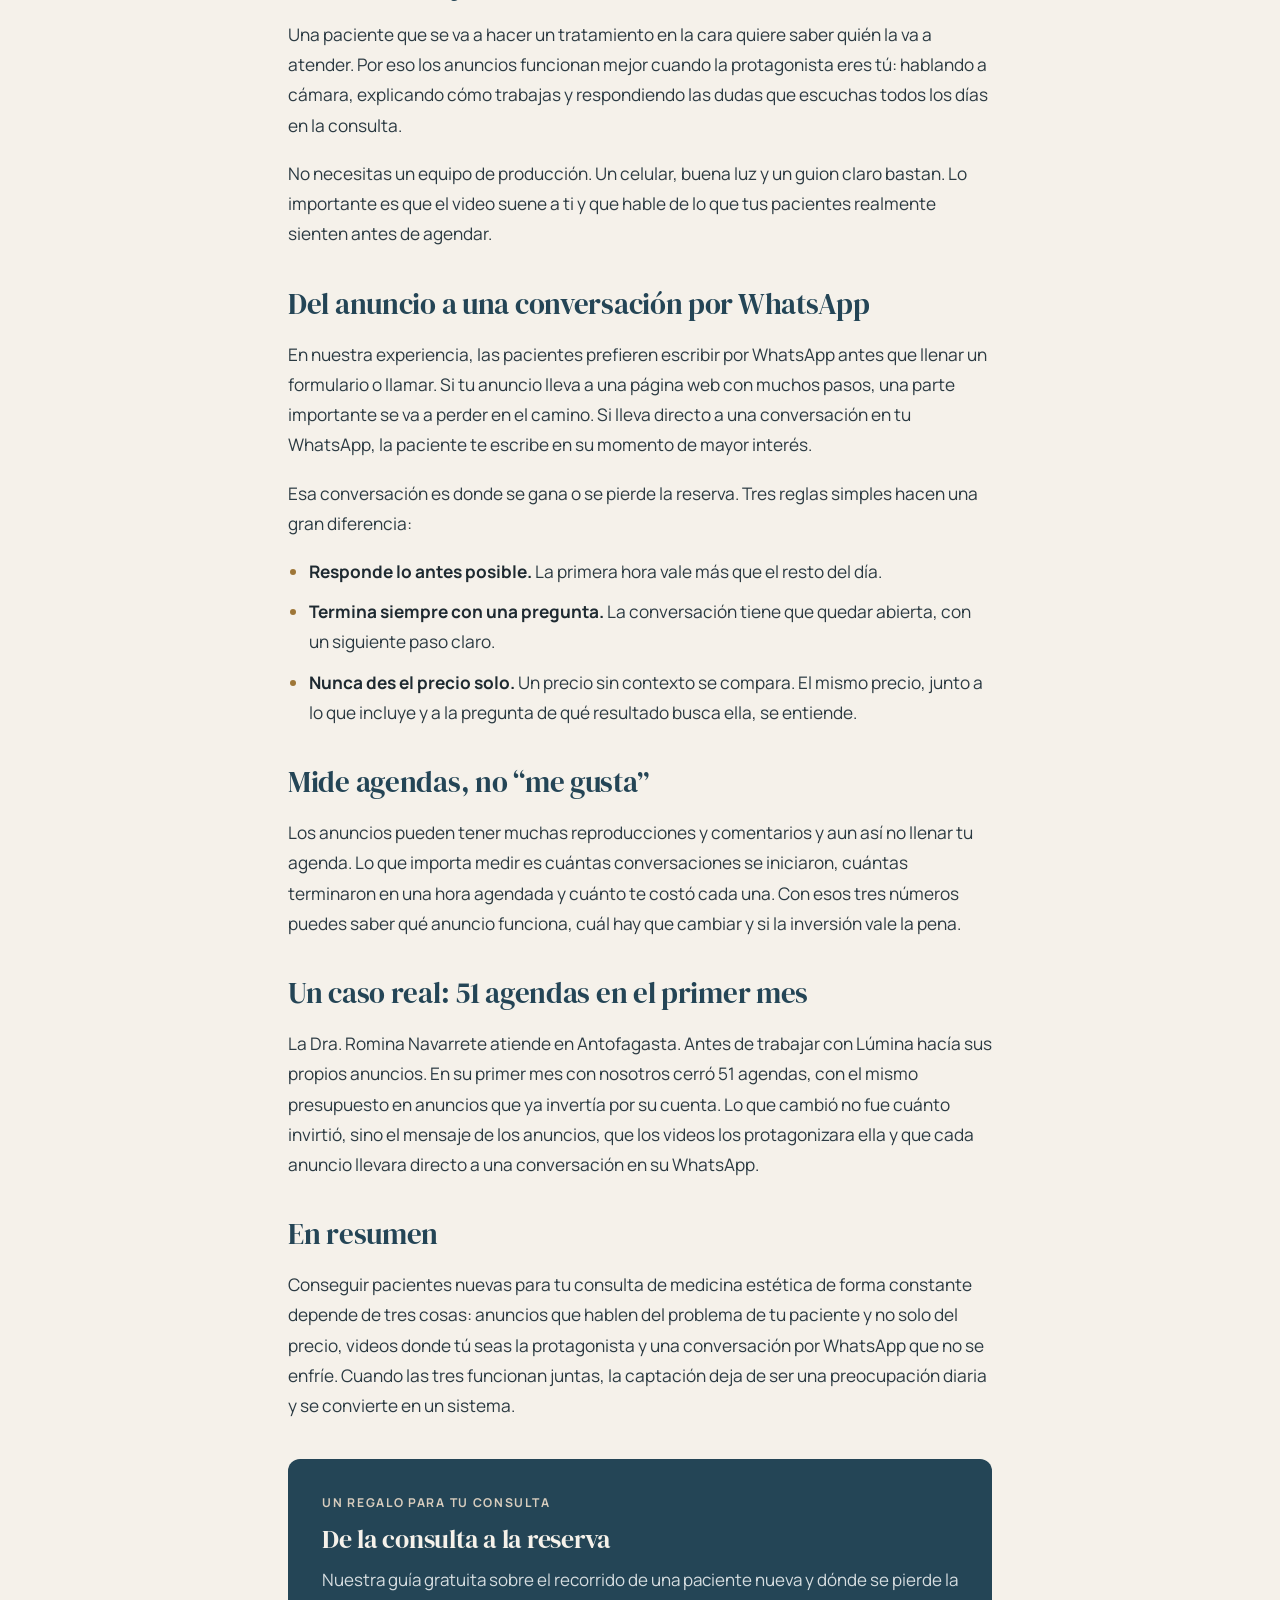
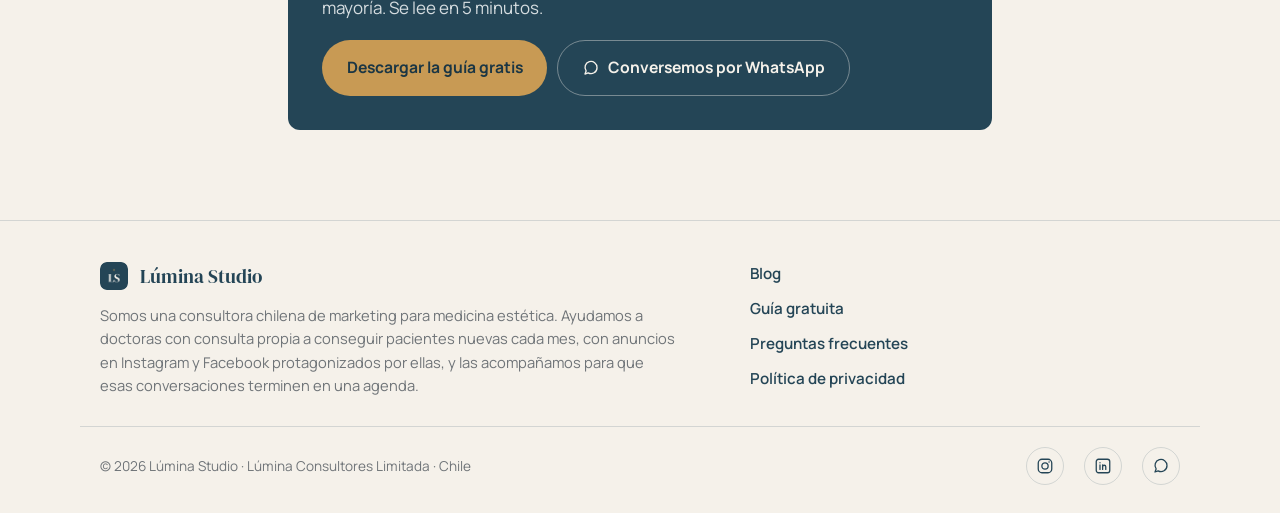
<file: blog/como-conseguir-pacientes-medicina-estetica/index.html>
<!DOCTYPE html>
<html lang="es-CL">
<head>
  <meta charset="UTF-8">
  <meta name="viewport" content="width=device-width, initial-scale=1.0, viewport-fit=cover">
  <title>Cómo conseguir pacientes para tu consulta de medicina estética | Lúmina Studio</title>
  <meta name="description" content="Qué hace que una paciente pase de ver tu anuncio a agendar contigo: el mensaje, el formato y la respuesta por WhatsApp. Con un caso real en Antofagasta.">
  <link rel="canonical" href="https://luminaconsultora.cl/blog/como-conseguir-pacientes-medicina-estetica/">
  <meta name="robots" content="index, follow">
  <meta name="theme-color" content="#244556">
  <link rel="icon" type="image/png" sizes="32x32" href="/img/favicon-32.png">
  <link rel="apple-touch-icon" href="/img/apple-touch-icon.png">
  <meta property="og:type" content="article">
  <meta property="og:locale" content="es_CL">
  <meta property="og:site_name" content="Lúmina Studio">
  <meta property="og:url" content="https://luminaconsultora.cl/blog/como-conseguir-pacientes-medicina-estetica/">
  <meta property="og:title" content="Cómo conseguir pacientes para tu consulta de medicina estética | Lúmina Studio">
  <meta property="og:description" content="Qué hace que una paciente pase de ver tu anuncio a agendar contigo: el mensaje, el formato y la respuesta por WhatsApp. Con un caso real en Antofagasta.">
  <meta property="og:image" content="https://luminaconsultora.cl/img/compartir-v2.jpg">
  <meta property="og:image:width" content="1200">
  <meta property="og:image:height" content="630">
  <meta name="twitter:card" content="summary_large_image">
  <script type="application/ld+json">
{
  "@context": "https://schema.org",
  "@graph": [
    {
      "@type": "BlogPosting",
      "headline": "Cómo conseguir pacientes para tu consulta de medicina estética",
      "description": "Qué hace que una paciente pase de ver tu anuncio a agendar contigo: el mensaje, el formato y la respuesta por WhatsApp. Con un caso real en Antofagasta.",
      "datePublished": "2026-10-30",
      "dateModified": "2026-10-30",
      "inLanguage": "es-CL",
      "image": "https://luminaconsultora.cl/img/compartir-v2.jpg",
      "mainEntityOfPage": "https://luminaconsultora.cl/blog/como-conseguir-pacientes-medicina-estetica/",
      "author": {
        "@id": "https://luminaconsultora.cl/#empresa"
      },
      "publisher": {
        "@id": "https://luminaconsultora.cl/#empresa"
      }
    },
    {
      "@type": "Organization",
      "@id": "https://luminaconsultora.cl/#empresa",
      "name": "Lúmina Studio",
      "url": "https://luminaconsultora.cl/",
      "logo": "https://luminaconsultora.cl/img/icono-512.png",
      "sameAs": [
        "https://www.instagram.com/lumina.studio.pro/",
        "https://www.linkedin.com/company/l%C3%BAmina-studio/"
      ]
    },
    {
      "@type": "BreadcrumbList",
      "itemListElement": [
        {
          "@type": "ListItem",
          "position": 1,
          "name": "Inicio",
          "item": "https://luminaconsultora.cl/"
        },
        {
          "@type": "ListItem",
          "position": 2,
          "name": "Blog",
          "item": "https://luminaconsultora.cl/blog/"
        },
        {
          "@type": "ListItem",
          "position": 3,
          "name": "Cómo conseguir pacientes para tu consulta de medicina estética",
          "item": "https://luminaconsultora.cl/blog/como-conseguir-pacientes-medicina-estetica/"
        }
      ]
    }
  ]
}
  </script>
  <!-- Tipografías -->
  <link rel="preconnect" href="https://fonts.googleapis.com">
  <link rel="preconnect" href="https://fonts.gstatic.com" crossorigin>
  <link rel="stylesheet" href="https://fonts.googleapis.com/css2?family=DM+Serif+Display:ital@0;1&family=Manrope:wght@400;500;600;700&display=swap">
    <link rel="stylesheet" href="/css/estilos.css?v=39e2a6ac">
  <!-- ===================== Google Analytics ===================== -->
  <script async src="https://www.googletagmanager.com/gtag/js?id=G-0JG1E2X4B7"></script>
  <script>
  window.dataLayer = window.dataLayer || [];
  function gtag(){dataLayer.push(arguments);}
  gtag('js', new Date());
  gtag('config', 'G-0JG1E2X4B7');
  </script>

  <!-- ===================== Píxel de Meta (Lúmina) ===================== -->
  <script>
  !function(f,b,e,v,n,t,s){if(f.fbq)return;n=f.fbq=function(){n.callMethod?
  n.callMethod.apply(n,arguments):n.queue.push(arguments)};if(!f._fbq)f._fbq=n;
  n.push=n;n.loaded=!0;n.version='2.0';n.queue=[];t=b.createElement(e);t.async=!0;
  t.src=v;s=b.getElementsByTagName(e)[0];s.parentNode.insertBefore(t,s)}(window,
  document,'script','https://connect.facebook.net/en_US/fbevents.js');
  fbq('init', '2139043780332712');
  fbq('track', 'PageView');
  </script>
  <noscript><img height="1" width="1" style="display:none" alt=""
  src="https://www.facebook.com/tr?id=2139043780332712&ev=PageView&noscript=1"></noscript>
</head>
<body>
<!-- ============================================================
     ENCABEZADO: logo + menú horizontal centrado + botón WhatsApp.
     En el inicio los enlaces saltan a cada sección; en las demás
     páginas llevan a esa sección del inicio.
     ============================================================ -->
<header class="encabezado">
  <div class="contenedor">
    <a class="logo" href="/#inicio" aria-label="Lúmina Studio, ir al inicio">
      <img class="logo-img" src="/img/logo.png" alt="" width="36" height="36">
      <span class="logo-texto">Lúmina<span>Studio</span></span>
    </a>
    <nav class="menu" aria-label="Secciones">
      <ul>
        <li><a href="/#como-funciona">Cómo funciona</a></li>
        <li><a href="/#resultados">Resultados</a></li>
        <li><a href="/#guia">Guía</a></li>
        <li><a href="/#para-quien">Para quién</a></li>
        <li><a href="/#preguntas">Preguntas</a></li>
        <li class="solo-escritorio"><a href="/blog/" class="activo" aria-current="page">Blog</a></li>
      </ul>
    </nav>
    <a class="boton boton-principal js-whatsapp" href="https://wa.me/56993099473?text=Hola%2C%20soy%20doctora%20y%20quiero%20saber%20m%C3%A1s%20sobre%20L%C3%BAmina%20Studio.%20Atiendo%20en%20%28ciudad%29%3A" target="_blank" rel="noopener" data-ubicacion="encabezado">
      <svg viewBox="0 0 24 24" fill="none" stroke="currentColor" stroke-width="1.8" stroke-linecap="round" stroke-linejoin="round" aria-hidden="true"><path d="M20 11.5a8 8 0 0 1-11.8 7L4 20l1.5-4.1A8 8 0 1 1 20 11.5Z"/></svg><span><span class="txt-largo">Escríbenos por </span>WhatsApp</span>
    </a>
  </div>
</header>

<main class="pagina">
    <article class="articulo">
      <nav class="migas" aria-label="Ruta"><a href="/">Inicio</a><span aria-hidden="true">›</span><a href="/blog/">Blog</a></nav>
      <header class="articulo-cabeza">
        <p class="etiqueta">6 min de lectura</p>
        <h1>Cómo conseguir pacientes para tu consulta de medicina estética</h1>
        <p class="articulo-meta">Equipo Lúmina Studio · <time datetime="2026-10-30">30 de octubre de 2026</time></p>
      </header>
      <div class="articulo-cuerpo">
<p class="articulo-intro">Tener una buena consulta no garantiza una agenda llena. Puedes tener años de experiencia, pacientes que vuelven y resultados que hablan por sí solos, y aun así no saber cómo vendrá la próxima semana. Este artículo resume lo que hemos aprendido trabajando con doctoras en estética de distintas ciudades de Chile sobre cómo conseguir pacientes nuevas de forma constante.</p>

<h2>Por qué el boca a boca no alcanza para crecer</h2>
<p>Las recomendaciones son la mejor fuente de pacientes que existe: llegan con confianza y casi nunca preguntan solo por el precio. El problema es que no se pueden controlar. Hay meses en que la agenda se llena sola y meses en que quedan espacios, y no hay mucho que puedas hacer para cambiarlo.</p>
<p>Si quieres crecer con metas de ingreso claras, necesitas además una fuente de pacientes que funcione todos los meses y que puedas ajustar. Para la mayoría de las consultas estéticas en Chile, esa fuente son los anuncios en Instagram y Facebook, porque es donde tus futuras pacientes pasan tiempo y donde puedes mostrarles quién eres.</p>

<h2>Anuncios que atraen a cotizar y anuncios que atraen a agendar</h2>
<p>Muchas doctoras prueban anuncios por su cuenta y terminan con la misma conclusión: llegan mensajes, pero casi todos preguntan cuánto cuesta y desaparecen. Casi nunca es un problema de precio. Es un problema de mensaje.</p>
<p>La mayoría de los anuncios de estética muestran el tratamiento: una promoción, un antes y después, un precio. Eso atrae a quien está comparando valores entre varias consultas. Un anuncio que atrae a agendar hace otra cosa: muestra a la paciente su propio problema, con sus palabras, y a ti como la profesional que lo entiende.</p>
<ul>
  <li><strong>Anuncio que atrae a cotizar:</strong> “Toxina botulínica con 20% de descuento este mes”.</li>
  <li><strong>Anuncio que atrae a agendar:</strong> “¿Te da miedo quedar con la cara congelada con el bótox? Te cuento cómo lo trabajo yo”.</li>
</ul>
<p>El segundo no habla de precio. Habla del miedo que la paciente tiene antes de decidirse, y de cómo tú lo resuelves. Cuando se siente identificada, no te escribe para preguntar cuánto sale, sino para saber cuándo puede venir.</p>

<h2>Tú eres el mejor anuncio de tu consulta</h2>
<p>Una paciente que se va a hacer un tratamiento en la cara quiere saber quién la va a atender. Por eso los anuncios funcionan mejor cuando la protagonista eres tú: hablando a cámara, explicando cómo trabajas y respondiendo las dudas que escuchas todos los días en la consulta.</p>
<p>No necesitas un equipo de producción. Un celular, buena luz y un guion claro bastan. Lo importante es que el video suene a ti y que hable de lo que tus pacientes realmente sienten antes de agendar.</p>

<h2>Del anuncio a una conversación por WhatsApp</h2>
<p>En nuestra experiencia, las pacientes prefieren escribir por WhatsApp antes que llenar un formulario o llamar. Si tu anuncio lleva a una página web con muchos pasos, una parte importante se va a perder en el camino. Si lleva directo a una conversación en tu WhatsApp, la paciente te escribe en su momento de mayor interés.</p>
<p>Esa conversación es donde se gana o se pierde la reserva. Tres reglas simples hacen una gran diferencia:</p>
<ul>
  <li><strong>Responde lo antes posible.</strong> La primera hora vale más que el resto del día.</li>
  <li><strong>Termina siempre con una pregunta.</strong> La conversación tiene que quedar abierta, con un siguiente paso claro.</li>
  <li><strong>Nunca des el precio solo.</strong> Un precio sin contexto se compara. El mismo precio, junto a lo que incluye y a la pregunta de qué resultado busca ella, se entiende.</li>
</ul>

<h2>Mide agendas, no “me gusta”</h2>
<p>Los anuncios pueden tener muchas reproducciones y comentarios y aun así no llenar tu agenda. Lo que importa medir es cuántas conversaciones se iniciaron, cuántas terminaron en una hora agendada y cuánto te costó cada una. Con esos tres números puedes saber qué anuncio funciona, cuál hay que cambiar y si la inversión vale la pena.</p>

<h2>Un caso real: 51 agendas en el primer mes</h2>
<p>La Dra. Romina Navarrete atiende en Antofagasta. Antes de trabajar con Lúmina hacía sus propios anuncios. En su primer mes con nosotros cerró 51 agendas, con el mismo presupuesto en anuncios que ya invertía por su cuenta. Lo que cambió no fue cuánto invirtió, sino el mensaje de los anuncios, que los videos los protagonizara ella y que cada anuncio llevara directo a una conversación en su WhatsApp.</p>

<h2>En resumen</h2>
<p>Conseguir pacientes nuevas para tu consulta de medicina estética de forma constante depende de tres cosas: anuncios que hablen del problema de tu paciente y no solo del precio, videos donde tú seas la protagonista y una conversación por WhatsApp que no se enfríe. Cuando las tres funcionan juntas, la captación deja de ser una preocupación diaria y se convierte en un sistema.</p>
</div>
      <aside class="articulo-cta">
        <p class="etiqueta">Un regalo para tu consulta</p>
        <h2>De la consulta a la reserva</h2>
        <p>Nuestra guía gratuita sobre el recorrido de una paciente nueva y dónde se pierde la mayoría. Se lee en 5 minutos.</p>
        <div class="articulo-cta-botones">
          <a class="boton boton-ambar" href="/#guia">Descargar la guía gratis</a>
          <a class="boton boton-claro js-whatsapp" href="https://wa.me/56993099473?text=Hola%2C%20soy%20doctora%20y%20quiero%20saber%20m%C3%A1s%20sobre%20L%C3%BAmina%20Studio.%20Atiendo%20en%20%28ciudad%29%3A" target="_blank" rel="noopener" data-ubicacion="blog"><svg viewBox="0 0 24 24" fill="none" stroke="currentColor" stroke-width="1.8" stroke-linecap="round" stroke-linejoin="round" aria-hidden="true"><path d="M20 11.5a8 8 0 0 1-11.8 7L4 20l1.5-4.1A8 8 0 1 1 20 11.5Z"/></svg>Conversemos por WhatsApp</a>
        </div>
      </aside>
    </article>
  </main>
<footer class="pie">
  <div class="contenedor pie-grid">
    <div class="pie-sobre">
      <p class="pie-marca"><img src="/img/logo.png" alt="" width="28" height="28"><span>Lúmina Studio</span></p>
      <p>Somos una consultora chilena de marketing para medicina estética. Ayudamos a doctoras con consulta propia a conseguir pacientes nuevas cada mes, con anuncios en Instagram y Facebook protagonizados por ellas, y las acompañamos para que esas conversaciones terminen en una agenda.</p>
    </div>
    <nav class="pie-enlaces" aria-label="Más de Lúmina Studio">
      <a href="/blog/">Blog</a>
      <a href="/#guia">Guía gratuita</a>
      <a href="/#preguntas">Preguntas frecuentes</a>
      <a href="/privacidad/">Política de privacidad</a>
    </nav>
  </div>
  <div class="contenedor pie-legal">
    <span>© 2026 Lúmina Studio · Lúmina Consultores Limitada · Chile</span>
    <nav class="redes" aria-label="Redes sociales">
      <a href="https://www.instagram.com/lumina.studio.pro/" target="_blank" rel="noopener" aria-label="Instagram de Lúmina Studio">
        <svg viewBox="0 0 24 24" aria-hidden="true"><rect x="3" y="3" width="18" height="18" rx="5"/><circle cx="12" cy="12" r="4.2"/><circle cx="17.4" cy="6.6" r="1" fill="currentColor" stroke="none"/></svg>
      </a>
      <a href="https://www.linkedin.com/company/l%C3%BAmina-studio/" target="_blank" rel="noopener" aria-label="LinkedIn de Lúmina Studio">
        <svg viewBox="0 0 24 24" aria-hidden="true"><rect x="3" y="3" width="18" height="18" rx="3"/><path d="M8 10.5V16.5M8 7.6v.1M11.5 16.5v-3.4a2.1 2.1 0 0 1 4.2 0v3.4M11.5 10.5v6"/></svg>
      </a>
      <a class="js-whatsapp" href="https://wa.me/56993099473?text=Hola%2C%20soy%20doctora%20y%20quiero%20saber%20m%C3%A1s%20sobre%20L%C3%BAmina%20Studio.%20Atiendo%20en%20%28ciudad%29%3A" target="_blank" rel="noopener" data-ubicacion="pie" aria-label="WhatsApp de Lúmina Studio"><svg viewBox="0 0 24 24" fill="none" stroke="currentColor" stroke-width="1.8" stroke-linecap="round" stroke-linejoin="round" aria-hidden="true"><path d="M20 11.5a8 8 0 0 1-11.8 7L4 20l1.5-4.1A8 8 0 1 1 20 11.5Z"/></svg></a>
    </nav>
  </div>
</footer>

<!-- Barra fija de WhatsApp (solo en celular) -->
<div class="barra-wa">
  <a class="boton boton-principal js-whatsapp" href="https://wa.me/56993099473?text=Hola%2C%20soy%20doctora%20y%20quiero%20saber%20m%C3%A1s%20sobre%20L%C3%BAmina%20Studio.%20Atiendo%20en%20%28ciudad%29%3A" target="_blank" rel="noopener" data-ubicacion="barra-celular"><svg viewBox="0 0 24 24" fill="none" stroke="currentColor" stroke-width="1.8" stroke-linecap="round" stroke-linejoin="round" aria-hidden="true"><path d="M20 11.5a8 8 0 0 1-11.8 7L4 20l1.5-4.1A8 8 0 1 1 20 11.5Z"/></svg>Escribir por WhatsApp</a>
</div>

<script src="/js/script.js?v=a2ae5963"></script>
</body>
</html>
</file>
<file: css/estilos.css>
/* ============================================================
   LÚMINA STUDIO — estilos.css
   Concepto: consultoría boutique. Marfil dominante, petróleo
   para estructura, ámbar solo en cifras y CTA.
   ============================================================ */
:root {
  --marfil: #F5F1EA;
  --marfil-2: #EDE7DC;
  --petroleo: #244556;
  --petroleo-2: #1B3644;
  --piedra: #6F7478;
  --arena: #D8CDBE;
  --ambar: #C89A54;
  --ambar-oscuro: #9E7637;
  --tinta: #1E2A31;
  --linea: rgba(36, 69, 86, .16);

  --f-titulo: "DM Serif Display", "Iowan Old Style", Georgia, serif;
  --f-texto: "Manrope", "Segoe UI", system-ui, -apple-system, sans-serif;

  --ancho: 1120px;
  --gutter-l: max(20px, env(safe-area-inset-left, 0px));
  --gutter-r: max(20px, env(safe-area-inset-right, 0px));
  color-scheme: light;
}

* { box-sizing: border-box; }
[hidden] { display: none !important; }
html { scroll-behavior: smooth; scroll-padding-top: 88px; }
@media (prefers-reduced-motion: reduce) { html { scroll-behavior: auto; } }

body {
  margin: 0;
  background: var(--marfil);
  color: var(--tinta);
  font-family: var(--f-texto);
  font-size: 1.0625rem;
  line-height: 1.65;
  -webkit-font-smoothing: antialiased;
}
body::before {
  content: ""; position: fixed; inset: 0 0 auto;
  height: env(safe-area-inset-top, 0px); z-index: 30;
  background: var(--marfil);
}

img { max-width: 100%; display: block; }
a { color: inherit; }
:focus-visible { outline: 2px solid var(--ambar); outline-offset: 3px; border-radius: 2px; }

.contenedor {
  max-width: var(--ancho);
  margin-inline: auto;
  padding-left: var(--gutter-l);
  padding-right: var(--gutter-r);
}

h1, h2, h3 {
  font-family: var(--f-titulo);
  font-weight: 400;
  color: var(--petroleo);
  text-wrap: balance;
  margin: 0;
  letter-spacing: -0.01em;
}
h1 { font-size: clamp(2.3rem, 5.2vw, 3.8rem); line-height: 1.06; }
h2 { font-size: clamp(1.8rem, 3.3vw, 2.6rem); line-height: 1.12; }
h3 { font-size: 1.35rem; line-height: 1.25; }
h1 em, h2 em { font-style: italic; }
p { margin: 0; }

.etiqueta {
  font-size: .76rem;
  font-weight: 700;
  letter-spacing: .14em;
  text-transform: uppercase;
  color: var(--piedra);
}

/* ---------- Botones ---------- */
.boton {
  display: inline-flex; align-items: center; gap: .55em;
  font-family: var(--f-texto); font-weight: 700; font-size: .98rem;
  text-decoration: none; border-radius: 999px;
  padding: .9em 1.5em; border: 1px solid transparent;
  transition: background-color .2s, color .2s, border-color .2s;
}
.boton svg { width: 1.15em; height: 1.15em; flex: none; }
.boton-principal { background: var(--petroleo); color: var(--marfil); }
.boton-principal:hover { background: var(--petroleo-2); }
.boton-ambar { background: var(--ambar); color: var(--petroleo-2); }
.boton-ambar:hover { background: #D4A962; }
.boton-texto { color: var(--petroleo); border-color: var(--linea); }
.boton-texto:hover { border-color: var(--petroleo); }

/* ---------- Encabezado + menú horizontal ---------- */
.encabezado {
  position: sticky; top: env(safe-area-inset-top, 0px); z-index: 20;
  background: rgba(245, 241, 234, .94);
  backdrop-filter: blur(8px);
  border-bottom: 1px solid var(--linea);
}
.encabezado .contenedor {
  display: grid;
  grid-template-columns: 1fr auto 1fr;
  align-items: center;
  gap: 16px;
  min-height: 72px;
}
.logo {
  font-family: var(--f-titulo); font-size: 1.45rem; color: var(--petroleo);
  text-decoration: none; letter-spacing: .01em; white-space: nowrap;
}
.logo-texto > span { font-family: var(--f-texto); font-size: .68rem; font-weight: 700; letter-spacing: .2em; text-transform: uppercase; color: var(--piedra); margin-left: .45em; }
.menu { justify-self: center; }
.menu ul { list-style: none; margin: 0; padding: 0; display: flex; gap: clamp(14px, 2.4vw, 34px); }
.menu a {
  text-decoration: none; font-size: .93rem; font-weight: 600; color: var(--piedra);
  padding: .4em 0; border-bottom: 1.5px solid transparent; white-space: nowrap;
  transition: color .2s, border-color .2s;
}
.menu a:hover, .menu a.activo { color: var(--petroleo); border-bottom-color: var(--ambar); }
.encabezado .boton { justify-self: end; padding: .65em 1.15em; font-size: .9rem; }

@media (max-width: 900px) {
  .encabezado .contenedor { grid-template-columns: 1fr auto; min-height: 60px; row-gap: 0; }
  .menu { grid-column: 1 / -1; grid-row: 2; justify-self: stretch; overflow-x: auto; scrollbar-width: none; margin-inline: calc(-1 * var(--gutter-l)) calc(-1 * var(--gutter-r)); padding-inline: var(--gutter-l) var(--gutter-r); }
  .menu::-webkit-scrollbar { display: none; }
  .menu ul { justify-content: center; min-width: max-content; margin-inline: auto; padding-bottom: 10px; gap: 22px; }
  .menu a { font-size: .88rem; }
  .logo-img { width: 30px; height: 30px; border-radius: 8px; }
}
@media (max-width: 420px) {
  .encabezado .boton .txt-largo { display: none; }
}

/* ---------- Secciones ---------- */
.seccion { padding-block: clamp(52px, 6.5vw, 84px); }
.seccion-cabeza { display: grid; gap: 14px; max-width: 46rem; margin-bottom: clamp(28px, 4vw, 44px); }
.seccion-cabeza p { color: var(--piedra); font-size: 1.1rem; }

/* ---------- Hero ---------- */
.hero { padding-block: clamp(36px, 6vw, 80px) clamp(44px, 6vw, 76px); }
.hero .contenedor { display: grid; grid-template-columns: minmax(0, 1.35fr) minmax(0, 1fr); gap: clamp(36px, 6vw, 80px); align-items: center; }
.hero-texto { display: grid; gap: 26px; min-width: 0; }
.hero-texto > p { font-size: 1.18rem; color: #3D4B53; max-width: 36rem; }
.hero-acciones { display: flex; flex-wrap: wrap; gap: 12px; }
.hero-corto { display: none; }
.sr { position: absolute; width: 1px; height: 1px; overflow: hidden; clip: rect(0 0 0 0); white-space: nowrap; }

/* Franja de prueba social bajo los botones */
.prueba {
  display: grid; grid-template-columns: auto minmax(0, 1fr) auto; align-items: center; gap: 14px;
  padding: 12px 16px 12px 12px; max-width: 30rem;
  border: 1px solid var(--linea); border-radius: 999px; background: #FBF9F5;
  text-decoration: none; font-size: .9rem; line-height: 1.35; color: #3D4B53;
  transition: border-color .2s;
}
.prueba:hover { border-color: var(--petroleo); }
.prueba-avatar {
  width: 44px; height: 44px; border-radius: 50%; display: grid; place-items: center;
  background: var(--petroleo); color: var(--marfil); font-weight: 700; font-size: .85rem; letter-spacing: .04em;
}
.prueba strong { color: var(--petroleo); }
.prueba-cifra { font-weight: 700; color: var(--ambar-oscuro); }
.prueba-link { font-weight: 700; color: var(--petroleo); white-space: nowrap; font-size: .85rem; }

/* Ilustración del inicio: celular con anuncio + notificaciones */
.hero-visual { position: relative; display: grid; justify-items: center; padding-block: 8px 24px; min-width: 0; }
.telefono {
  width: min(280px, 72vw); aspect-ratio: 9 / 18.5; max-width: 100%;
  padding: 10px; border-radius: 38px; background: var(--tinta);
  box-shadow: 0 30px 60px -28px rgba(30, 42, 49, .55);
}
.reel {
  position: relative; height: 100%; border-radius: 29px; overflow: hidden;
  background:
    radial-gradient(120% 70% at 70% 18%, rgba(216, 205, 190, .55), transparent 60%),
    radial-gradient(90% 60% at 20% 85%, rgba(200, 154, 84, .35), transparent 65%),
    linear-gradient(170deg, #3C6375 0%, var(--petroleo) 55%, var(--petroleo-2) 100%);
}
.reel-foto { position: absolute; inset: 0; width: 100%; height: 100%; object-fit: cover; }
.reel-capa {
  position: absolute; inset: 0; display: flex; flex-direction: column; justify-content: flex-end; gap: 12px;
  padding: 18px 16px 14px; color: #fff;
  background: linear-gradient(180deg, rgba(0,0,0,.28) 0%, transparent 22%, transparent 48%, rgba(0,0,0,.55) 100%);
}
.reel-cuenta { position: absolute; top: 16px; left: 16px; display: flex; align-items: center; gap: 8px; font-size: .72rem; line-height: 1.2; }
.reel-cuenta b { font-weight: 700; }
.reel-avatar { width: 28px; height: 28px; border-radius: 50%; background: var(--arena); border: 2px solid #fff; }
.reel-subtitulo { font-weight: 700; font-size: .98rem; line-height: 1.3; text-shadow: 0 1px 8px rgba(0,0,0,.35); }
.reel-boton { background: rgba(255,255,255,.95); color: var(--tinta); font-weight: 700; font-size: .78rem; text-align: center; padding: 9px; border-radius: 8px; }
.reel-progreso { height: 3px; border-radius: 3px; background: rgba(255,255,255,.35); overflow: hidden; }
.reel-progreso span { display: block; width: 38%; height: 100%; background: #fff; }

.hero-visual { justify-items: start; width: 100%; max-width: 460px; justify-self: center; }
.notis { position: absolute; right: -12px; top: 30%; display: grid; gap: 10px; width: min(236px, 52%); }
.noti:nth-child(3) { display: none; }
.noti {
  display: grid; grid-template-columns: 30px minmax(0, 1fr); gap: 10px; align-items: start;
  padding: 11px 13px; border-radius: 14px; background: rgba(251, 249, 245, .97);
  border: 1px solid var(--linea); box-shadow: 0 10px 28px -12px rgba(30, 42, 49, .35);
  font-size: .8rem; line-height: 1.35; color: #3D4B53;
  animation: llega .6s cubic-bezier(.2, .8, .2, 1) both;
}
.noti:nth-child(2) { margin-left: 22px; animation-delay: .6s; }
.noti b { color: var(--tinta); font-weight: 700; }
.noti em { font-style: normal; color: var(--piedra); float: right; font-size: .72rem; }
.noti-icono { width: 30px; height: 30px; border-radius: 8px; display: grid; place-items: center; background: var(--petroleo); color: var(--marfil); }
.noti-icono svg { width: 16px; height: 16px; }
@keyframes llega { from { opacity: 0; transform: translateY(10px) scale(.98); } }
@media (prefers-reduced-motion: reduce) { .noti { animation: none; } }

.ficha {
  background: #FBF9F5;
  border: 1px solid var(--linea);
  border-radius: 6px;
  padding: 28px 28px 24px;
  display: grid; gap: 18px;
  min-width: 0;
}
.ficha-cabeza { display: flex; justify-content: space-between; align-items: baseline; gap: 12px; border-bottom: 1px solid var(--linea); padding-bottom: 14px; }
.ficha-cabeza .etiqueta { font-size: .7rem; }
.ficha-cifra { font-family: var(--f-titulo); font-size: clamp(4rem, 9vw, 5.6rem); line-height: .9; color: var(--ambar-oscuro); font-variant-numeric: tabular-nums; }
.ficha-cifra small { display: block; font-family: var(--f-texto); font-size: 1rem; line-height: 1.4; color: var(--petroleo); font-weight: 600; margin-top: 12px; }
.ficha-filas { display: grid; gap: 0; }
.ficha-fila { display: flex; justify-content: space-between; gap: 16px; padding: 10px 0; border-top: 1px dashed var(--linea); font-size: .95rem; }
.ficha-fila span:first-child { color: var(--piedra); }
.ficha-fila span:last-child { font-weight: 700; color: var(--petroleo); font-variant-numeric: tabular-nums; text-align: right; }

/* ---------- Problema ---------- */
.problema { background: var(--marfil-2); }
.situaciones { display: grid; grid-template-columns: repeat(3, minmax(0, 1fr)); gap: clamp(20px, 3vw, 40px); }
.situacion { display: grid; gap: 10px; align-content: start; padding-top: 22px; border-top: 1.5px solid var(--petroleo); }
.situacion p { color: #46535A; }
.problema-cierre { margin-top: clamp(40px, 5vw, 60px); font-family: var(--f-titulo); font-size: clamp(1.35rem, 2.4vw, 1.7rem); line-height: 1.35; color: var(--petroleo); max-width: 44rem; }

.problema-cabeza { display: grid; grid-template-columns: minmax(0, 1fr) minmax(0, 1fr); gap: clamp(32px, 5vw, 72px); align-items: center; margin-bottom: clamp(28px, 4vw, 48px); }
.problema-cabeza .seccion-cabeza { margin-bottom: 0; }

/* ---------- Agenda semanal (estilo calendario de Google) ---------- */
.agenda { margin: 0; display: grid; gap: 12px; min-width: 0; }
.agenda-cabeza { display: flex; justify-content: space-between; align-items: baseline; gap: 12px; flex-wrap: wrap; }
.agenda-resumen { font-size: .85rem; color: var(--piedra); font-variant-numeric: tabular-nums; }
.agenda-resumen b { font-family: var(--f-titulo); font-weight: 400; font-size: 1.5rem; color: var(--petroleo); margin-right: 2px; }
.agenda-llena .agenda-resumen b { color: var(--ambar-oscuro); }

.gcal {
  --gc-linea: #E3E5E8; --gc-texto: #3C4043; --gc-gris: #70757A; --gc-hoy: #1A73E8;
  background: #FFFFFF; border-radius: 12px; border: 1px solid #DADCE0;
  box-shadow: 0 1px 2px rgba(60, 64, 67, .12), 0 8px 24px -12px rgba(30, 42, 49, .25);
  overflow: hidden; color: var(--gc-texto); font-size: .8rem;
}
.gcal-barra { display: flex; align-items: center; gap: 10px; padding: 10px 14px; border-bottom: 1px solid var(--gc-linea); }
.gcal-hoy { border: 1px solid #DADCE0; border-radius: 6px; padding: 3px 10px; font-weight: 600; font-size: .75rem; }
.gcal-flechas { color: var(--gc-gris); letter-spacing: 6px; font-size: .95rem; }
.gcal-mes { font-size: 1rem; font-weight: 500; color: var(--gc-texto); }
.gcal-vista { margin-left: auto; border: 1px solid #DADCE0; border-radius: 6px; padding: 3px 10px; font-size: .75rem; font-weight: 600; }
.gcal-grilla { display: grid; grid-template-columns: 3rem repeat(5, minmax(0, 1fr)); }
.gc-esquina { border-bottom: 1px solid var(--gc-linea); }
.gc-dia { display: grid; justify-items: center; gap: 2px; padding: 8px 2px 6px; border-bottom: 1px solid var(--gc-linea); border-left: 1px solid var(--gc-linea); }
.gc-dia small { font-size: .62rem; font-weight: 600; letter-spacing: .06em; color: var(--gc-gris); }
.gc-dia b { width: 32px; height: 32px; border-radius: 50%; display: grid; place-items: center; font-size: 1.15rem; font-weight: 400; color: var(--gc-texto); font-variant-numeric: tabular-nums; }
.gc-dia.hoy small { color: var(--gc-hoy); }
.gc-dia.hoy b { background: var(--gc-hoy); color: #fff; }
.gc-hora { font-size: .62rem; color: var(--gc-gris); text-align: right; padding: 0 6px; transform: translateY(-.55em); font-variant-numeric: tabular-nums; }
.gc-celda { min-height: 40px; border-left: 1px solid var(--gc-linea); border-bottom: 1px solid var(--gc-linea); padding: 2px 3px; display: grid; }
.ev { border-radius: 4px; padding: 3px 6px; color: #fff; display: grid; align-content: start; line-height: 1.2; overflow: hidden; min-width: 0; }
.ev b { font-weight: 600; font-size: .72rem; white-space: nowrap; overflow: hidden; text-overflow: ellipsis; }
.ev span { font-size: .64rem; opacity: .9; white-space: nowrap; overflow: hidden; text-overflow: ellipsis; }
.ev-c0 { background: #3F7CB8; }
.ev-c1 { background: var(--petroleo); }
.ev-c2 { background: #4E8F73; }
.ev-c3 { background: #B98A47; }

/* Mensaje de agradecimiento sobre la agenda llena */
.deseo-visual { position: relative; padding-bottom: 44px; min-width: 0; }
.burbuja {
  position: absolute; right: -10px; bottom: 0; width: min(280px, 82%);
  background: #E3EDE6; color: var(--tinta); border-radius: 14px 14px 4px 14px;
  padding: 12px 14px 8px; font-size: .92rem; line-height: 1.4;
  box-shadow: 0 16px 32px -14px rgba(30, 42, 49, .4);
}
.burbuja p { margin: 0; }
.burbuja-hora { display: flex; justify-content: flex-end; align-items: center; gap: 4px; font-size: .7rem; color: var(--piedra); margin-top: 4px; }
.burbuja-hora svg { width: 16px; height: 11px; color: #4F8FB0; }

/* ---------- Deseo ---------- */
.deseo .contenedor { display: grid; grid-template-columns: minmax(0, 1fr) minmax(0, 1fr); gap: clamp(36px, 6vw, 88px); align-items: center; }
.deseo-texto { display: grid; gap: 16px; min-width: 0; }
.deseo-texto > p:not(.etiqueta) { color: #3D4B53; font-size: 1.12rem; }
.deseo-lista { list-style: none; margin: 8px 0 0; padding: 0; display: grid; gap: 0; border-top: 1px solid var(--linea); min-width: 0; }
.deseo-lista li { display: grid; grid-template-columns: minmax(120px, .6fr) minmax(0, 1.4fr); gap: 16px; padding-block: 16px; border-bottom: 1px solid var(--linea); }
.deseo-lista h3 { font-size: 1.2rem; }
.deseo-lista p { color: #46535A; }
.deseo .problema-cierre { grid-column: 1 / -1; margin-top: clamp(8px, 2vw, 20px); }
@media (max-width: 900px) {
  .deseo .contenedor { grid-template-columns: minmax(0, 1fr); }
}
@media (max-width: 560px) {
  .deseo-lista li { grid-template-columns: minmax(0, 1fr); gap: 6px; }
}

/* ---------- Cómo funciona ---------- */
#como-funciona { border-top: 1px solid var(--linea); }
.pasos { list-style: none; margin: 0; padding: 0; display: grid; grid-template-columns: repeat(4, minmax(0, 1fr)); gap: clamp(20px, 2.6vw, 32px); counter-reset: paso; }
.paso { display: grid; gap: 10px; align-content: start; counter-increment: paso; }
.paso::before {
  content: counter(paso, decimal-leading-zero);
  font-family: var(--f-titulo); font-size: 1rem; color: var(--ambar-oscuro);
  border-bottom: 1px solid var(--linea); padding-bottom: 12px; margin-bottom: 6px;
  font-variant-numeric: tabular-nums;
}
.paso p { color: #46535A; font-size: 1rem; }
.paso-icono { width: 46px; height: 46px; border-radius: 50%; display: grid; place-items: center; background: #FBF9F5; border: 1px solid var(--linea); color: var(--petroleo); margin-bottom: 4px; }
.paso-icono svg { width: 22px; height: 22px; fill: none; stroke: currentColor; stroke-width: 1.5; stroke-linecap: round; stroke-linejoin: round; }

.como-cabeza { display: block; }
.como-cabeza:has(.foto-slot:not([hidden])) { display: grid; grid-template-columns: minmax(0, 1.4fr) minmax(0, 1fr); gap: clamp(28px, 5vw, 64px); align-items: center; margin-bottom: clamp(32px, 4vw, 48px); }
.como-cabeza:has(.foto-slot:not([hidden])) .seccion-cabeza { margin-bottom: 0; }
.foto-slot { margin: 0; justify-self: end; border-radius: 8px; overflow: hidden; aspect-ratio: 4 / 3; width: 100%; max-width: 420px; }
.foto-slot img { width: 100%; height: 100%; object-fit: cover; }

/* Botón de acción a mitad de página */
.cta-intermedio { margin-top: clamp(28px, 4vw, 40px); display: flex; flex-wrap: wrap; align-items: center; gap: 12px 18px; }
.cta-intermedio p { font-size: .92rem; color: var(--piedra); }
.resultados .cta-intermedio p { color: #C9D2D6; }
.paso .quien { font-size: .8rem; font-weight: 700; letter-spacing: .08em; text-transform: uppercase; color: var(--piedra); }
.sin-cambios { margin-top: clamp(28px, 4vw, 44px); display: grid; grid-template-columns: minmax(0, 1fr) auto; align-items: center; gap: 16px 40px; padding: 24px 28px; border-radius: 8px; background: var(--petroleo); color: var(--marfil); }
.tu-parte { display: grid; gap: 6px; font-family: var(--f-titulo); font-size: clamp(1.2rem, 2vw, 1.45rem); line-height: 1.3; }
.tu-parte .etiqueta { font-family: var(--f-texto); color: var(--arena); }
.sin-cambios ul { list-style: none; margin: 0; padding: 0; display: grid; gap: 6px; font-size: .95rem; color: #D6DDE0; }
.sin-cambios li::before { content: "✓"; color: var(--ambar); font-weight: 700; margin-right: 10px; }

/* ---------- Resultados ---------- */
.resultados { background: var(--petroleo); color: var(--marfil); }
.resultados h2, .resultados h3 { color: var(--marfil); }
.resultados .etiqueta { color: var(--arena); }
.resultados .seccion-cabeza p { color: #C9D2D6; }
.resultados-grilla { display: grid; grid-template-columns: minmax(0, 300px) minmax(0, 1fr); gap: clamp(24px, 4vw, 48px); align-items: start; }
.video-testimonio { margin: 0; display: grid; gap: 10px; min-width: 0; }
.video-marco { position: relative; aspect-ratio: 9 / 16; max-width: 100%; border-radius: 6px; overflow: hidden; background: var(--petroleo-2); border: 1px solid rgba(245, 241, 234, .18); }
.video-marco iframe { position: absolute; inset: 0; width: 100%; height: 100%; border: 0; }
.video-portada { position: absolute; inset: 0; display: grid; place-content: center; justify-items: center; gap: 14px; padding: 24px; text-align: center; color: var(--marfil); text-decoration: none; }
.video-portada .play { width: 64px; height: 64px; border-radius: 50%; background: var(--ambar); color: var(--petroleo-2); display: grid; place-items: center; }
.video-portada .play svg { width: 24px; height: 24px; margin-left: 3px; }
.video-portada span:last-child { font-size: .92rem; color: var(--arena); }
.video-testimonio figcaption { font-size: .85rem; color: var(--arena); }
.casos { display: grid; grid-template-columns: minmax(0, 1fr); gap: clamp(20px, 3vw, 28px); }

/* ---------- Tratamientos ---------- */
.tratamientos { padding-top: 0; }
.lista-tratamientos { list-style: none; margin: 0; padding: 0; display: flex; flex-wrap: wrap; gap: 10px; }
.lista-tratamientos li { padding: .55em 1.05em; border: 1px solid var(--linea); border-radius: 999px; background: #FBF9F5; color: var(--petroleo); font-weight: 600; font-size: .95rem; }
.caso { display: grid; gap: 16px; align-content: start; padding: clamp(24px, 3vw, 36px); border: 1px solid rgba(245, 241, 234, .18); border-radius: 6px; min-width: 0; }
.caso-cifra { font-family: var(--f-titulo); font-size: clamp(3rem, 6vw, 4.4rem); line-height: 1; color: var(--ambar); font-variant-numeric: tabular-nums; }
.caso-cifra span { font-size: .45em; color: var(--arena); margin-left: .2em; }
.caso p { color: #D6DDE0; }
.caso-detalle { margin: 6px 0 0; display: grid; }
.caso-detalle div { display: flex; justify-content: space-between; gap: 16px; padding: 12px 0; border-top: 1px solid rgba(245, 241, 234, .16); }
.caso-detalle dt { color: var(--arena); font-size: .95rem; }
.caso-detalle dd { margin: 0; font-weight: 700; color: var(--marfil); text-align: right; }
.caso .etiqueta { color: var(--arena); }
.resultados-nota { margin-top: clamp(24px, 3vw, 36px); max-width: 46rem; color: #C9D2D6; font-size: 1.02rem; }

/* ---------- Guía gratuita ---------- */
.guia { background: var(--marfil-2); }
.guia .contenedor { display: grid; grid-template-columns: minmax(0, .8fr) minmax(0, 1.2fr); gap: clamp(32px, 6vw, 80px); align-items: center; }
.guia-visual { position: relative; width: min(300px, 100%); justify-self: center; aspect-ratio: 595 / 1058; }
.guia-visual img { position: absolute; width: 82%; height: auto; border-radius: 6px; box-shadow: 0 24px 48px -24px rgba(30, 42, 49, .55); }
.guia-pag2 { right: 0; top: 4%; transform: rotate(5deg); }
.guia-portada { left: 0; top: 0; transform: rotate(-3deg); }
.guia-contenido { display: grid; gap: 16px; min-width: 0; }
.guia-contenido > p:not(.etiqueta) { color: #3D4B53; font-size: 1.08rem; }
.guia-temas { list-style: none; margin: 0; padding: 0; display: grid; gap: 8px; }
.guia-temas li { display: grid; grid-template-columns: 20px minmax(0, 1fr); gap: 8px; color: var(--tinta); }
.guia-temas li::before { content: "✓"; color: var(--ambar-oscuro); font-weight: 700; }
.guia-form { display: grid; grid-template-columns: repeat(2, minmax(0, 1fr)); gap: 12px 14px; margin-top: 8px; padding: 22px; background: #FBF9F5; border: 1px solid var(--linea); border-radius: 10px; }
.guia-form .campo { display: grid; gap: 6px; min-width: 0; }
.guia-form .campo:first-child { grid-column: 1 / -1; }
.guia-form label { font-size: .85rem; font-weight: 600; color: var(--petroleo); }
.guia-form input[type=text], .guia-form input[type=tel], .guia-form input[type=email] {
  width: 100%; font: inherit; font-size: 1rem; color: var(--tinta);
  padding: .7em .85em; border: 1px solid rgba(36, 69, 86, .28); border-radius: 8px; background: #fff;
}
.guia-form input:focus { outline: 2px solid var(--ambar); outline-offset: 1px; border-color: var(--petroleo); }
.guia-form .acepta { grid-column: 1 / -1; display: grid; grid-template-columns: 20px minmax(0, 1fr); gap: 10px; align-items: start; font-weight: 400; color: #3D4B53; font-size: .9rem; cursor: pointer; }
.guia-form .acepta input { width: 18px; height: 18px; margin: 2px 0 0; accent-color: var(--petroleo); }
.guia-form .boton { grid-column: 1 / -1; justify-self: start; border: 0; cursor: pointer; }
.guia-form .boton:disabled { opacity: .7; cursor: default; }
.guia-error { grid-column: 1 / -1; color: #A3402E; font-size: .9rem; font-weight: 600; }
.guia-privacidad { grid-column: 1 / -1; font-size: .78rem; color: var(--piedra); }
.trampa { position: absolute; left: -9999px; width: 1px; height: 1px; overflow: hidden; }
.guia-lista { display: grid; gap: 12px; justify-items: start; padding: 22px; background: #FBF9F5; border: 1px solid var(--petroleo); border-radius: 10px; }
.guia-lista:focus { outline: none; }
.guia-lista-titulo { font-family: var(--f-titulo); font-size: 1.4rem; color: var(--petroleo); }
.guia-lista p:last-child { color: var(--piedra); font-size: .92rem; }
@media (max-width: 900px) {
  .guia .contenedor { grid-template-columns: minmax(0, 1fr); }
  .guia-visual { width: min(220px, 60%); }
}
@media (max-width: 680px) {
  .guia-form { grid-template-columns: minmax(0, 1fr); padding: 18px; }
  .guia-form .boton { justify-self: stretch; justify-content: center; }
}

/* ---------- Para quién ---------- */
.perfil { display: grid; grid-template-columns: repeat(2, minmax(0, 1fr)); gap: clamp(20px, 3vw, 36px); }
.lista-perfil { padding: clamp(24px, 3vw, 34px); border-radius: 6px; display: grid; gap: 18px; align-content: start; min-width: 0; }
.lista-perfil.si { background: #FBF9F5; border: 1px solid var(--petroleo); }
.lista-perfil.no { border: 1px solid var(--linea); }
.lista-perfil ul { list-style: none; margin: 0; padding: 0; display: grid; gap: 12px; }
.lista-perfil li { display: grid; grid-template-columns: 20px minmax(0, 1fr); gap: 10px; align-items: start; }
.lista-perfil li::before { content: ""; width: 14px; height: 14px; margin-top: .42em; border-radius: 50%; }
.lista-perfil.si li::before { background: var(--petroleo); box-shadow: inset 0 0 0 3px #FBF9F5, 0 0 0 1px var(--petroleo); }
.lista-perfil.no li::before { border: 1px solid var(--piedra); width: 12px; height: 1px; border-radius: 0; margin-top: .8em; }
.lista-perfil.no li { color: var(--piedra); }

/* ---------- Preguntas ---------- */
.preguntas { background: var(--marfil-2); }
.preguntas .contenedor { display: grid; grid-template-columns: minmax(0, 1fr) minmax(0, 1.6fr); gap: clamp(32px, 5vw, 72px); align-items: start; }
.preguntas .seccion-cabeza { margin-bottom: 0; }
.faq { display: grid; border-top: 1px solid var(--linea); min-width: 0; }
.faq details { border-bottom: 1px solid var(--linea); }
.faq summary {
  list-style: none; cursor: pointer; padding: 22px 36px 22px 0; position: relative;
  font-family: var(--f-titulo); font-size: 1.22rem; color: var(--petroleo); line-height: 1.35;
}
.faq summary::-webkit-details-marker { display: none; }
.faq summary::after { content: "+"; position: absolute; right: 4px; top: 18px; font-family: var(--f-texto); font-size: 1.5rem; font-weight: 300; color: var(--ambar-oscuro); transition: transform .2s; }
.faq details[open] summary::after { transform: rotate(45deg); }
.faq details p { padding: 0 0 24px; color: #46535A; max-width: 40rem; }

/* ---------- Contacto ---------- */
.contacto { position: relative; }
.contacto-texto { display: grid; gap: 20px; justify-items: start; padding-block: clamp(64px, 9vw, 112px); }
.contacto-texto > * { max-width: 30rem; }
.contacto p { font-size: 1.15rem; color: #3D4B53; }
.contacto-banner { position: relative; }
.contacto-banner img { width: 100%; height: clamp(440px, 44vw, 620px); object-fit: cover; object-position: 70% 40%; }
.contacto-banner::after {
  content: ""; position: absolute; inset: 0;
  background: linear-gradient(90deg, var(--marfil) 0%, rgba(245, 241, 234, .92) 30%, rgba(245, 241, 234, .35) 52%, transparent 64%);
}
.contacto:has(.contacto-banner:not([hidden])) .contacto-texto {
  position: absolute; inset: 0; align-content: center; padding-block: 40px;
}
@media (max-width: 680px) {
  .contacto-banner img { height: 280px; object-position: 78% 40%; }
  .contacto-banner::after { background: linear-gradient(180deg, transparent 60%, var(--marfil) 100%); }
  .contacto:has(.contacto-banner:not([hidden])) .contacto-texto { position: static; padding-block: 8px 64px; }
}

/* Logo */
.logo { display: inline-flex; align-items: center; gap: 10px; }
.logo-img { width: 36px; height: 36px; border-radius: 9px; display: block; flex: none; }
.pie-marca { display: inline-flex; align-items: center; gap: 12px; }
.pie-marca img { width: 28px; height: 28px; border-radius: 7px; flex: none; }

/* Íconos de redes */
.redes { display: flex; gap: 10px; }
.redes a { width: 38px; height: 38px; border-radius: 50%; display: grid; place-items: center; border: 1px solid var(--linea); color: var(--petroleo); transition: background-color .2s, color .2s; }
.redes a:hover { background: var(--petroleo); color: var(--marfil); }
.redes svg { width: 18px; height: 18px; fill: none; stroke: currentColor; stroke-width: 1.7; stroke-linecap: round; stroke-linejoin: round; }
.pie .contenedor { align-items: center; }
.contacto-dato { font-size: .95rem; color: var(--piedra); }
.contacto-dato strong { color: var(--petroleo); font-variant-numeric: tabular-nums; }

/* ---------- Pie ---------- */
.pie { border-top: 1px solid var(--linea); padding-block: 36px 44px; font-size: .9rem; color: var(--piedra); }
.pie .contenedor { display: flex; flex-wrap: wrap; justify-content: space-between; gap: 16px; }
.pie nav { display: flex; gap: 20px; flex-wrap: wrap; }
.pie a { text-decoration: none; }
.pie a:hover { color: var(--petroleo); }

/* ---------- Barra fija de WhatsApp (celular) ---------- */
.barra-wa {
  position: fixed; z-index: 25; left: 0; right: 0; bottom: 0;
  display: none;
  padding: 10px max(16px, env(safe-area-inset-right, 0px)) calc(10px + env(safe-area-inset-bottom, 0px)) max(16px, env(safe-area-inset-left, 0px));
  background: rgba(245, 241, 234, .96); backdrop-filter: blur(8px);
  border-top: 1px solid var(--linea);
}
.barra-wa .boton { width: 100%; justify-content: center; }

/* ---------- Responsive ---------- */
@media (max-width: 900px) {
  html { scroll-padding-top: 112px; }
  .hero .contenedor { grid-template-columns: minmax(0, 1fr); }
  .hero-texto { justify-items: center; text-align: center; }
  .hero-texto > p { margin-inline: auto; }
  .hero-acciones { justify-content: center; }
  .prueba { text-align: left; }
  .pasos { grid-template-columns: repeat(2, minmax(0, 1fr)); row-gap: 36px; }
  .preguntas .contenedor { grid-template-columns: minmax(0, 1fr); }
  .problema-cabeza { grid-template-columns: minmax(0, 1fr); }
  .deseo-visual { order: 2; }
  .barra-wa { display: block; }
  body { padding-bottom: calc(76px + env(safe-area-inset-bottom, 0px)); }
}
@media (max-width: 680px) {
  .situaciones, .casos, .perfil, .pasos, .resultados-grilla { grid-template-columns: minmax(0, 1fr); }
  .video-testimonio { max-width: 320px; width: 100%; justify-self: center; }
  .encabezado .boton { display: none; }
  .encabezado .contenedor { grid-template-columns: 1fr; justify-items: center; }
  .encabezado .contenedor .logo { padding-top: 10px; }
  .menu ul { gap: 14px; }
  .menu a { font-size: .82rem; }
  .hero-largo { display: none; }
  .hero-corto { display: block; }
  .hero-texto { justify-items: center; text-align: center; }
  .hero-texto > p { margin-inline: auto; }
  .hero-acciones { justify-content: center; }
  .prueba { text-align: left; }
  .seccion { padding-block: 44px; }
  .hero { padding-block: 28px 36px; }
  .deseo-visual { padding-bottom: 36px; }
  .foto-slot { justify-self: center; max-height: 340px; }
  .hero-texto { gap: 20px; }
  .hero-texto > p { font-size: 1.08rem; }
  .prueba { border-radius: 14px; grid-template-columns: auto minmax(0, 1fr); }
  .prueba-link { grid-column: 2; }
  /* Celular: titular → celular con mensajes → texto, botones y prueba */
  .hero .contenedor { gap: 18px; }
  .hero-texto { display: contents; }
  .hero-texto > .etiqueta { display: none; }
  .hero-texto > h1 { order: 1; text-align: center; }
  .hero-visual { order: 2; }
  .hero-texto > p, .hero-acciones, .prueba { order: 3; justify-self: center; text-align: center; }
  .prueba { order: 4; text-align: left; }
  .hero-texto > p.hero-corto { display: block; }
  .hero-texto > p.hero-largo { display: none; }
  .hero h1 { font-size: clamp(2rem, 8.6vw, 2.5rem); }
  .hero-visual { max-width: 360px; justify-items: start; padding: 0 0 4px; }
  .telefono { width: min(196px, 52vw); padding: 7px; border-radius: 30px; }
  .reel { border-radius: 24px; }
  .reel-capa { padding: 12px 10px 10px; gap: 8px; }
  .reel-cuenta { top: 11px; left: 11px; font-size: .6rem; gap: 6px; }
  .reel-avatar { width: 22px; height: 22px; }
  .reel-subtitulo { font-size: .74rem; }
  .reel-boton { font-size: .62rem; padding: 7px; }
  .notis { position: absolute; right: 0; top: 30%; width: min(210px, 56%); gap: 8px; }
  .noti { font-size: .72rem; padding: 9px 10px; grid-template-columns: 24px minmax(0, 1fr); gap: 8px; border-radius: 12px; }
  .noti-icono { width: 24px; height: 24px; border-radius: 7px; }
  .noti-icono svg { width: 13px; height: 13px; }
  .noti em { font-size: .64rem; }
  .noti:nth-child(2) { margin-left: 14px; }
  .sin-cambios { grid-template-columns: minmax(0, 1fr); padding: 22px; }
  .como-cabeza:has(.foto-slot:not([hidden])) { grid-template-columns: minmax(0, 1fr); }
  .burbuja { right: 0; }
  .gcal-grilla { grid-template-columns: 2.3rem repeat(5, minmax(0, 1fr)); }
  .gcal-barra { gap: 8px; padding: 8px 10px; }
  .gcal-flechas { display: none; }
  .gcal-mes { font-size: .9rem; }
  .gc-dia b { width: 26px; height: 26px; font-size: .95rem; }
  .gc-celda { min-height: 34px; padding: 1px; }
  .ev { padding: 3px 3px; }
  .ev b { font-size: .58rem; }
  .ev span { display: none; }
  .gc-hora { font-size: .56rem; padding: 0 4px; }
}

/* Menos aire entre el cierre del deseo y Cómo funciona */
.deseo { padding-bottom: clamp(32px, 4vw, 52px); }
#como-funciona { padding-top: clamp(36px, 4vw, 52px); }

/* Celulares pequeños: los mensajes suben un poco para no tapar el subtítulo del video */
@media (max-width: 380px) {
  .notis { top: 22%; width: min(196px, 55%); }
  .reel-subtitulo { font-size: .7rem; }
}

/* Menú con 5 opciones: más compacto en celulares */
@media (max-width: 680px) {
  .menu ul { gap: 11px; }
  .menu a { font-size: .78rem; }
}
@media (max-width: 380px) {
  .menu ul { gap: 9px; }
  .menu a { font-size: .74rem; }
}

/* ============================================================
   BLOG, ARTÍCULOS Y PÁGINAS INTERIORES
   ============================================================ */

/* "Blog" en el menú: solo en pantallas grandes (en celular está en la franja y el pie) */
@media (max-width: 680px) { .menu .solo-escritorio { display: none; } }

/* Franja del blog al final del inicio */
.blog-franja { border-top: 1px solid var(--linea); }
.blog-franja-cabeza { display: flex; justify-content: space-between; align-items: end; gap: 12px 24px; flex-wrap: wrap; margin-bottom: 24px; }
.blog-franja-cabeza > div { display: grid; gap: 10px; }
.enlace-flecha { font-weight: 700; color: var(--petroleo); text-decoration: none; white-space: nowrap; }
.enlace-flecha:hover { text-decoration: underline; }
.tarjetas-articulos { display: grid; grid-template-columns: repeat(auto-fill, minmax(min(100%, 320px), 1fr)); gap: 20px; }
.tarjeta-articulo {
  display: grid; gap: 10px; align-content: start; padding: 24px; min-width: 0;
  background: #FBF9F5; border: 1px solid var(--linea); border-radius: 10px;
  text-decoration: none; color: inherit; transition: border-color .2s, transform .2s;
}
.tarjeta-articulo:hover { border-color: var(--petroleo); transform: translateY(-2px); }
.tarjeta-articulo h2, .tarjeta-articulo h3 { font-size: 1.35rem; line-height: 1.25; }
.tarjeta-articulo p { color: #46535A; font-size: .98rem; }
.tarjeta-articulo .leer { font-weight: 700; color: var(--petroleo); font-size: .92rem; }

/* Páginas interiores */
.pagina { padding-left: var(--gutter-l); padding-right: var(--gutter-r); padding-block: clamp(32px, 5vw, 64px) clamp(56px, 7vw, 96px); }
.articulo, .blog-indice { max-width: 44rem; margin-inline: auto; display: grid; gap: 22px; }
.blog-indice { max-width: var(--ancho); }
.blog-indice h1 { max-width: 40rem; }
.blog-intro { color: #3D4B53; font-size: 1.12rem; max-width: 42rem; }
.migas { display: flex; flex-wrap: wrap; gap: 8px; font-size: .85rem; color: var(--piedra); }
.migas a { color: var(--piedra); }
.migas a:hover { color: var(--petroleo); }
.articulo-cabeza { display: grid; gap: 12px; border-bottom: 1px solid var(--linea); padding-bottom: 22px; }
.articulo-cabeza h1 { font-size: clamp(2rem, 4.6vw, 3rem); line-height: 1.12; }
.articulo-meta { font-size: .9rem; color: var(--piedra); }
.articulo-cuerpo { display: grid; gap: 18px; font-size: 1.08rem; line-height: 1.75; color: #2B3A42; }
.articulo-cuerpo h2 { font-size: clamp(1.45rem, 3vw, 1.8rem); line-height: 1.25; margin-top: 18px; }
.articulo-cuerpo ul { margin: 0; padding-left: 1.2em; display: grid; gap: 10px; }
.articulo-cuerpo li::marker { color: var(--ambar-oscuro); }
.articulo-cuerpo strong { color: var(--tinta); }
.articulo-intro { font-size: 1.18rem; color: #3D4B53; }
.articulo-cta { margin-top: 16px; padding: clamp(22px, 4vw, 34px); border-radius: 12px; background: var(--petroleo); color: var(--marfil); display: grid; gap: 12px; }
.articulo-cta h2 { color: var(--marfil); font-size: 1.6rem; }
.articulo-cta .etiqueta { color: var(--arena); }
.articulo-cta p { color: #D6DDE0; }
.articulo-cta-botones { display: flex; flex-wrap: wrap; gap: 10px; margin-top: 6px; }
.boton-claro { color: var(--marfil); border-color: rgba(245, 241, 234, .4); }
.boton-claro:hover { border-color: var(--marfil); }

/* Pie con "Sobre Lúmina" */
.pie { padding-block: 40px 28px; }
.pie .contenedor.pie-grid { display: grid; grid-template-columns: minmax(0, 1.4fr) minmax(0, 1fr); gap: 24px 48px; align-items: start; justify-content: initial; }
.pie-sobre { display: grid; gap: 12px; max-width: 36rem; }
.pie-sobre p { color: var(--piedra); font-size: .92rem; line-height: 1.6; }
.pie-sobre .pie-marca { color: var(--petroleo); font-family: var(--f-titulo); font-size: 1.2rem; }
.pie .pie-enlaces { display: grid; gap: 10px; justify-items: start; }
.pie-enlaces a { color: var(--petroleo); font-weight: 600; font-size: .95rem; }
.pie .contenedor.pie-legal { margin-top: 28px; padding-top: 20px; border-top: 1px solid var(--linea); display: flex; flex-wrap: wrap; justify-content: space-between; align-items: center; gap: 16px; font-size: .85rem; }
@media (max-width: 680px) {
  .pie .contenedor.pie-grid { grid-template-columns: minmax(0, 1fr); }
  .articulo-cta-botones .boton { width: 100%; justify-content: center; }
}

/* ---------- Tus videos, con tu esencia (en Cómo funciona) ---------- */
.esencia { margin-top: clamp(28px, 4vw, 44px); padding: clamp(24px, 3.5vw, 36px); border-radius: 10px; background: var(--petroleo); color: var(--marfil); display: grid; gap: 22px; }
.esencia-cabeza { display: grid; gap: 8px; max-width: 40rem; }
.esencia-cabeza .etiqueta { color: var(--arena); }
.esencia-cabeza h3 { color: var(--marfil); font-size: clamp(1.3rem, 2.4vw, 1.7rem); line-height: 1.3; }
.esencia-lista { list-style: none; margin: 0; padding: 0; display: grid; grid-template-columns: repeat(2, minmax(0, 1fr)); gap: 18px 32px; }
.esencia-lista li { display: grid; gap: 4px; padding-left: 26px; position: relative; }
.esencia-lista li::before { content: "✓"; position: absolute; left: 0; top: 0; color: var(--ambar); font-weight: 700; }
.esencia-lista b { color: var(--marfil); font-weight: 700; }
.esencia-lista span { color: #D6DDE0; font-size: .95rem; }
.esencia-pie { border-top: 1px solid rgba(245, 241, 234, .18); padding-top: 16px; color: var(--arena); font-size: .92rem; }
@media (max-width: 680px) { .esencia-lista { grid-template-columns: minmax(0, 1fr); } }

/* Línea de esencia en el inicio */
.hero-esencia { font-size: .98rem !important; color: var(--petroleo) !important; font-weight: 600; border-left: 3px solid var(--ambar); padding-left: 12px; }
@media (max-width: 680px) { .hero-texto > p.hero-esencia { order: 3; border-left: 0; padding-left: 0; } }

/* Cita de la clienta en Resultados */
.caso-cita { margin: 4px 0 0; padding: 16px 18px; border-left: 3px solid var(--ambar); background: rgba(245, 241, 234, .06); border-radius: 0 8px 8px 0; display: grid; gap: 8px; }
.caso-cita p { font-family: var(--f-titulo); font-size: 1.15rem; line-height: 1.45; color: var(--marfil) !important; }
.caso-cita footer { font-size: .85rem; color: var(--arena); font-weight: 600; }

/* Video del celular: subtítulos estilo reel */
video.reel-foto { display: block; background: var(--petroleo-2); }
.reel-subtitulo.karaoke span { opacity: .35; transition: opacity .18s ease; }
.reel-subtitulo.karaoke span.dicha { opacity: 1; }
.reel-progreso span { transition: none; }
@media (prefers-reduced-motion: reduce) { .reel-subtitulo span { opacity: 1 !important; } }
</file>
